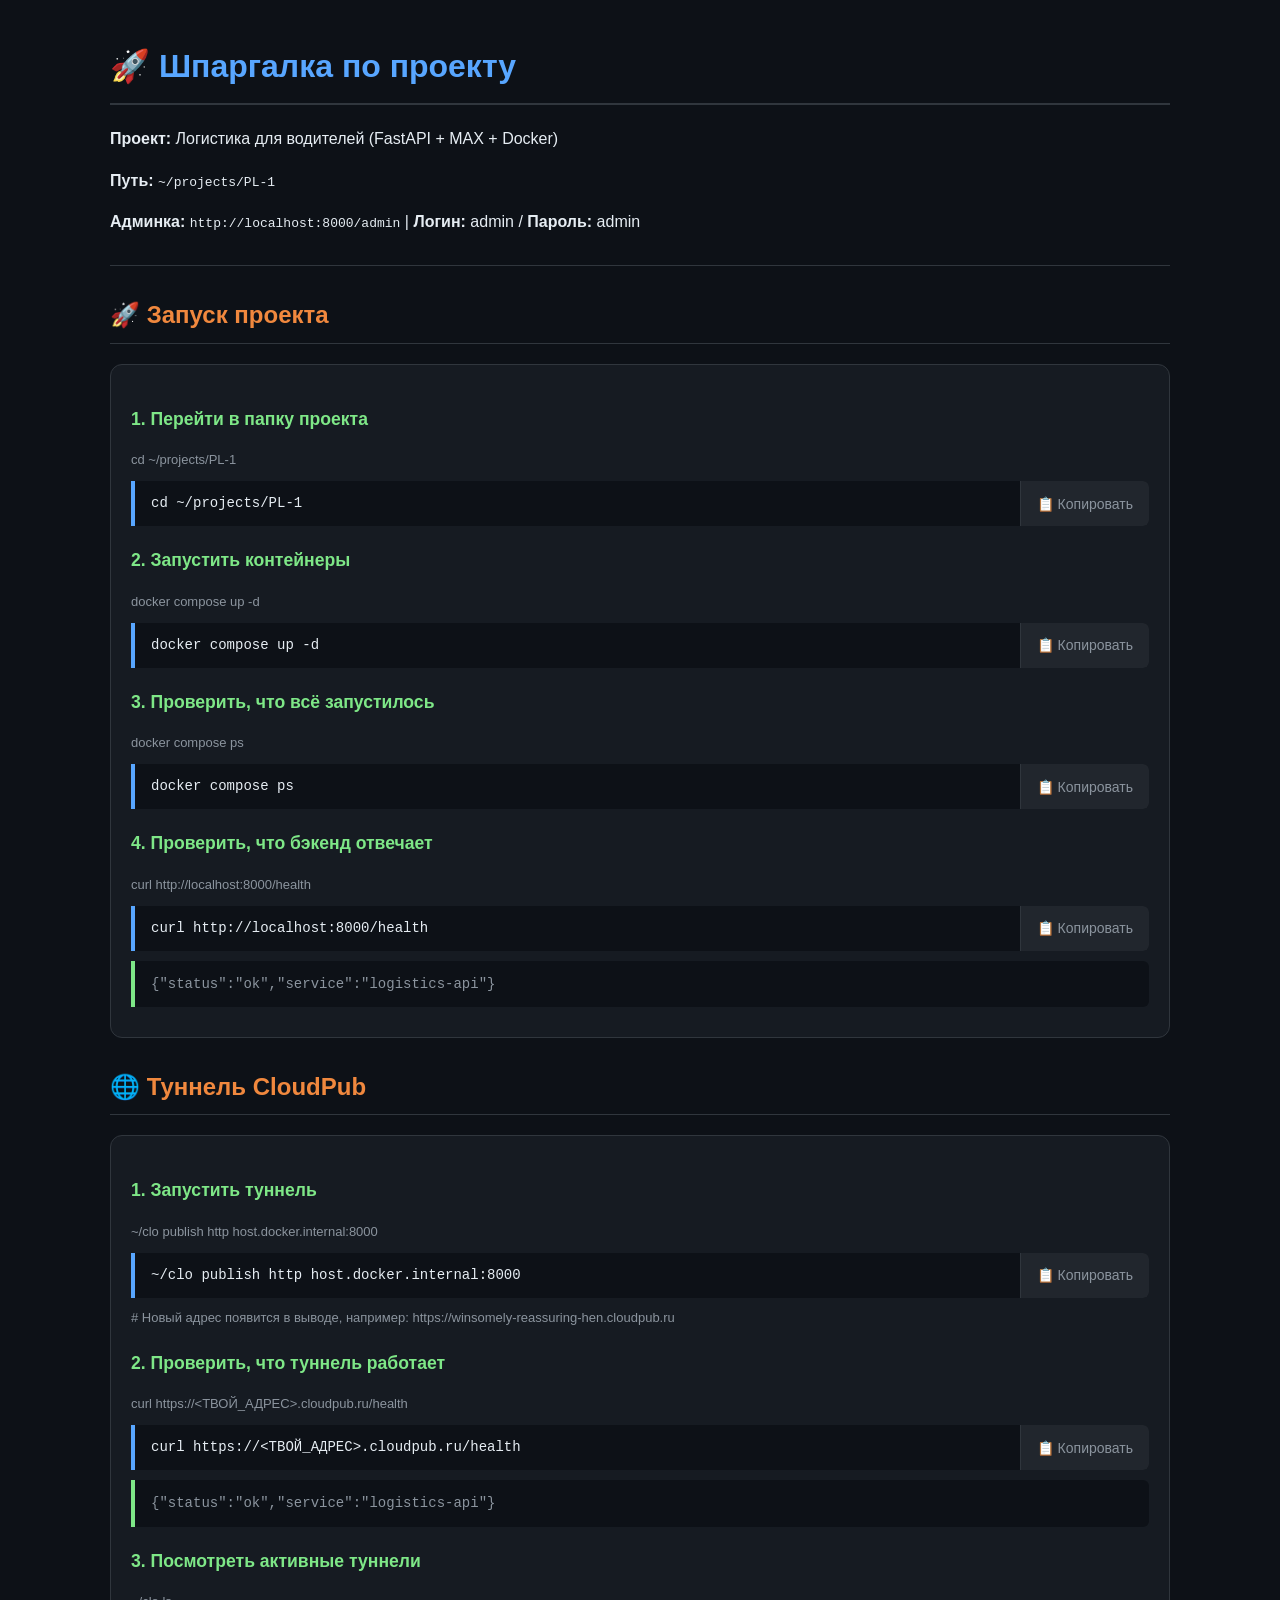
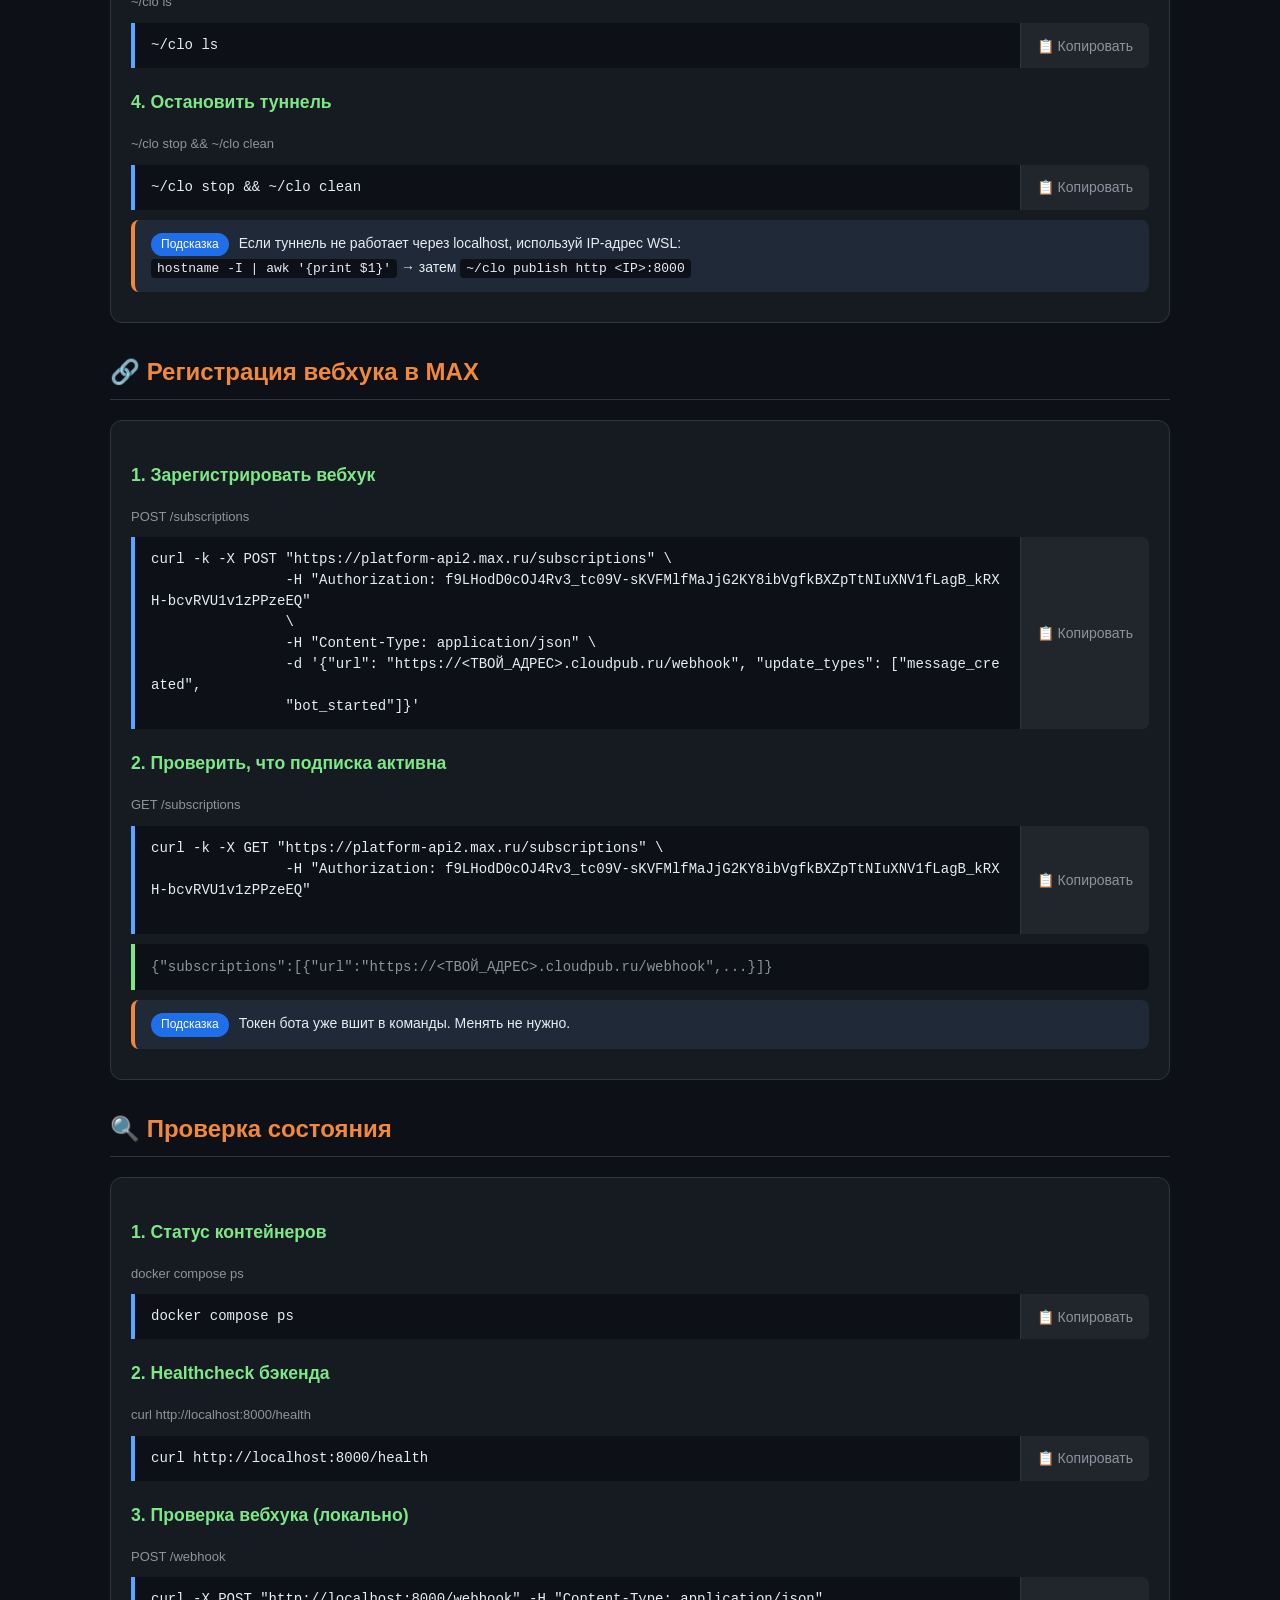
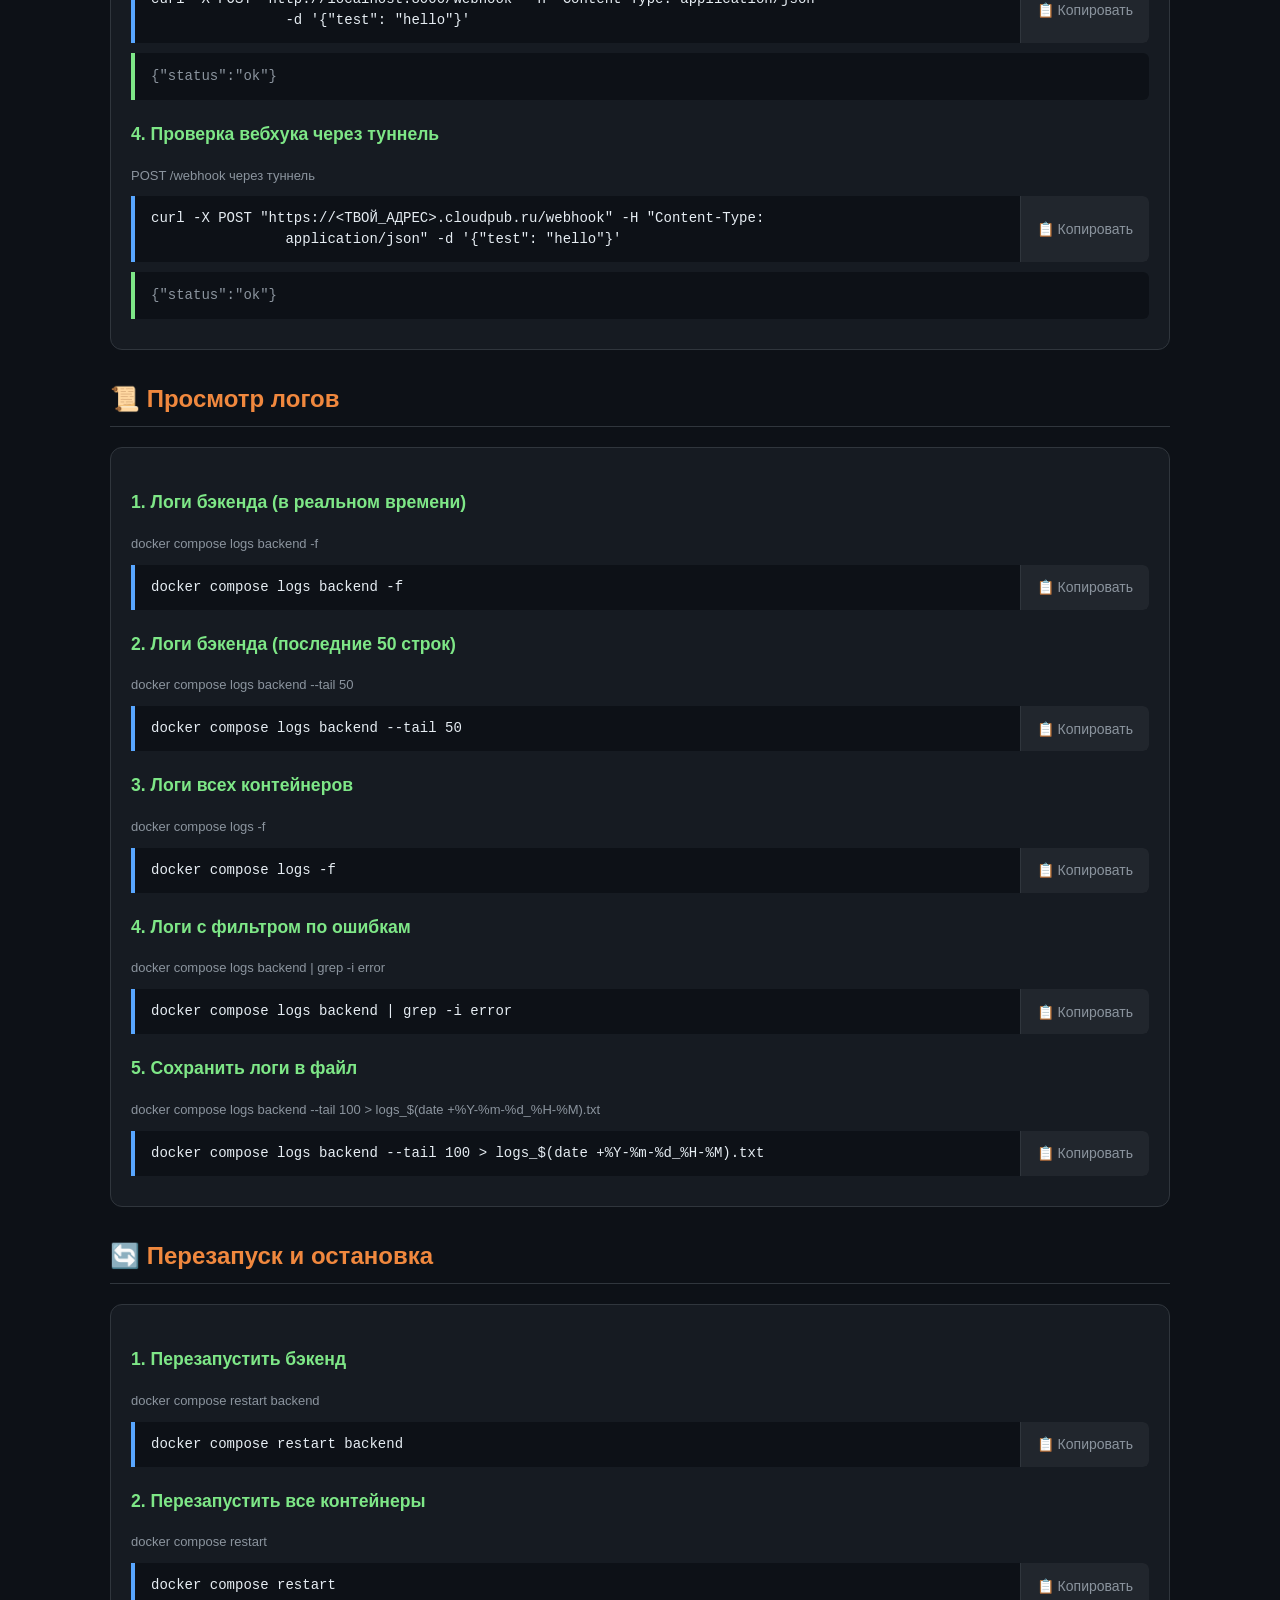
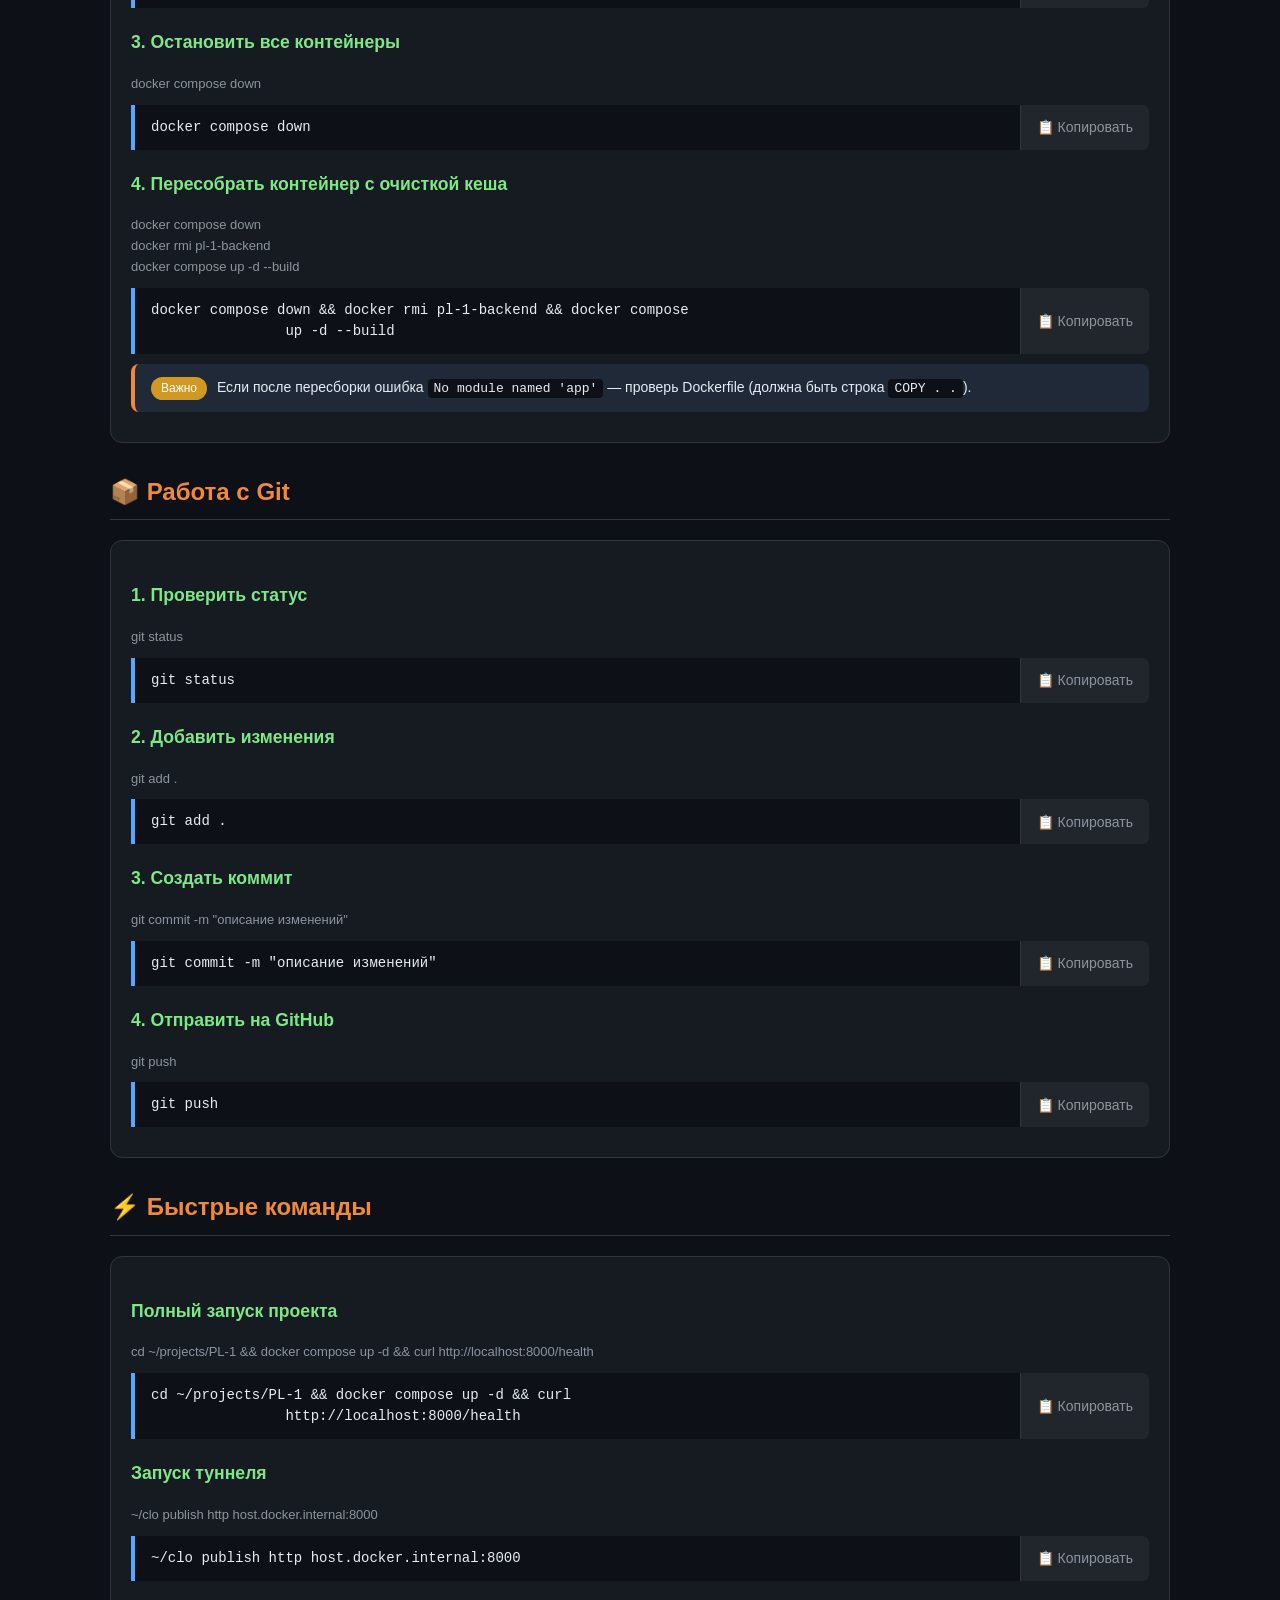
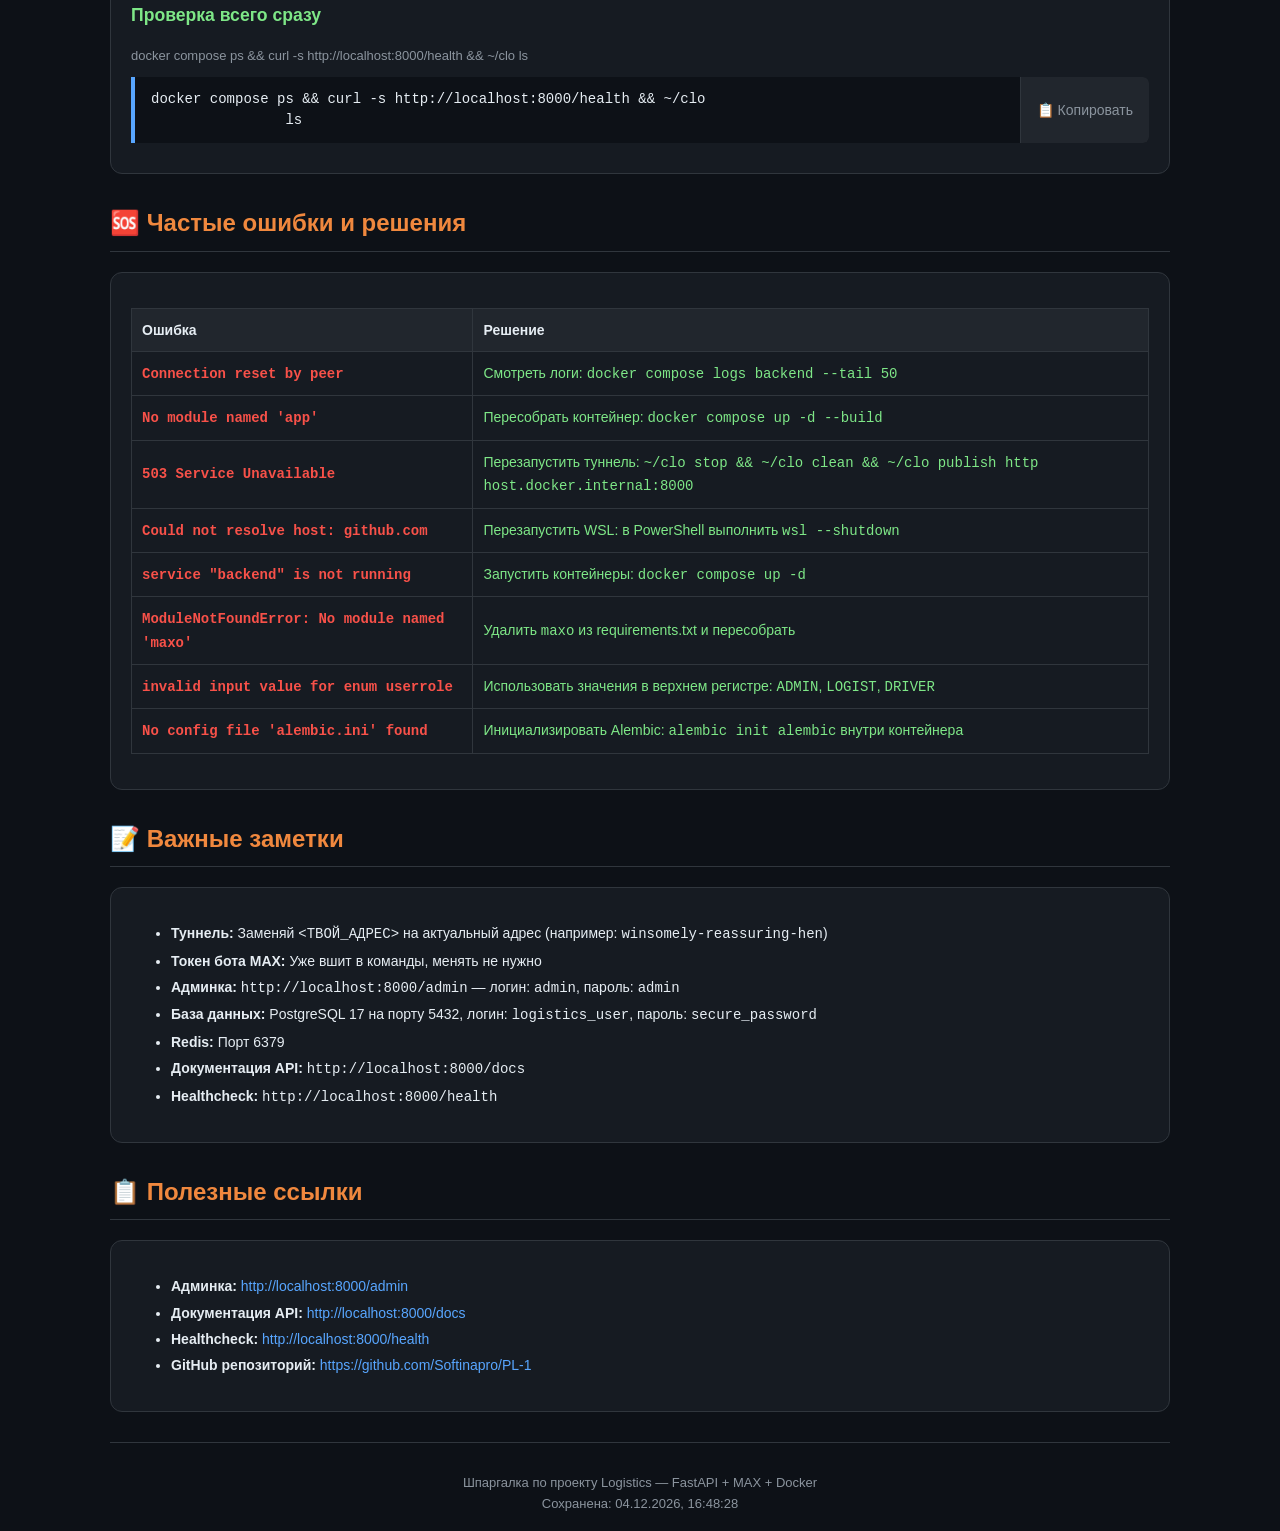
<file: HELP.HTML>
<!DOCTYPE html>
<html lang="ru">

<head>
    <meta charset="UTF-8">
    <meta name="viewport" content="width=device-width, initial-scale=1.0">
    <title>Шпаргалка по проекту Logistics</title>
    <style>
        * {
            box-sizing: border-box;
        }

        body {
            font-family: 'Segoe UI', Tahoma, Geneva, Verdana, sans-serif;
            max-width: 1100px;
            margin: 0 auto;
            padding: 20px;
            background: #0d1117;
            color: #e6edf3;
            line-height: 1.6;
        }

        h1 {
            color: #58a6ff;
            border-bottom: 2px solid #30363d;
            padding-bottom: 10px;
            font-size: 2rem;
        }

        h2 {
            color: #f0883e;
            margin-top: 30px;
            border-bottom: 1px solid #30363d;
            padding-bottom: 8px;
        }

        h3 {
            color: #7ee787;
            margin-top: 20px;
            font-size: 1.1rem;
        }

        .container {
            background: #161b22;
            border-radius: 12px;
            padding: 20px;
            margin: 15px 0;
            border: 1px solid #30363d;
        }

        .cmd-wrapper {
            display: flex;
            align-items: stretch;
            margin: 10px 0;
            border-radius: 0 6px 6px 0;
            background: #0d1117;
            border-left: 4px solid #58a6ff;
        }

        .cmd {
            flex: 1;
            padding: 12px 16px;
            font-family: 'JetBrains Mono', 'Fira Code', monospace;
            font-size: 14px;
            overflow-x: auto;
            white-space: pre-wrap;
            word-break: break-all;
            color: #e6edf3;
            background: transparent;
            border: none;
            outline: none;
            resize: none;
            line-height: 1.5;
        }

        .cmd-btn {
            background: #21262d;
            border: none;
            border-left: 1px solid #30363d;
            color: #8b949e;
            padding: 0 16px;
            cursor: pointer;
            font-size: 14px;
            border-radius: 0 6px 6px 0;
            transition: all 0.2s;
            white-space: nowrap;
            display: flex;
            align-items: center;
            min-width: 70px;
            justify-content: center;
        }

        .cmd-btn:hover {
            background: #30363d;
            color: #e6edf3;
        }

        .cmd-btn.copied {
            background: #238636;
            color: #fff;
        }

        .cmd-label {
            color: #8b949e;
            font-size: 13px;
            margin-top: 8px;
            margin-bottom: 4px;
        }

        .output {
            background: #0d1117;
            border-left: 4px solid #7ee787;
            padding: 12px 16px;
            margin: 10px 0;
            font-family: 'JetBrains Mono', monospace;
            font-size: 14px;
            border-radius: 0 6px 6px 0;
            color: #8b949e;
            overflow-x: auto;
            white-space: pre-wrap;
            word-break: break-all;
        }

        .badge {
            display: inline-block;
            background: #238636;
            color: #fff;
            padding: 2px 10px;
            border-radius: 12px;
            font-size: 12px;
            margin-right: 6px;
        }

        .badge-warn {
            background: #d29922;
        }

        .badge-danger {
            background: #da3633;
        }

        .badge-info {
            background: #1f6feb;
        }

        hr {
            border: none;
            height: 1px;
            background: #30363d;
            margin: 30px 0;
        }

        table {
            width: 100%;
            border-collapse: collapse;
            margin: 15px 0;
            font-size: 14px;
        }

        th {
            background: #21262d;
            text-align: left;
            padding: 10px;
            border: 1px solid #30363d;
            font-weight: 600;
        }

        td {
            padding: 10px;
            border: 1px solid #30363d;
        }

        .error-table td:first-child {
            color: #f85149;
            font-weight: 600;
        }

        .error-table td:last-child {
            color: #7ee787;
        }

        .note {
            background: #1f2937;
            padding: 12px 16px;
            border-radius: 8px;
            margin: 10px 0;
            border-left: 4px solid #f0883e;
            font-size: 14px;
        }

        .note code {
            background: #0d1117;
            padding: 2px 6px;
            border-radius: 4px;
            font-size: 13px;
        }

        ul,
        ol {
            font-size: 14px;
        }

        li {
            margin: 4px 0;
        }

        a {
            color: #58a6ff;
            text-decoration: none;
        }

        a:hover {
            text-decoration: underline;
        }

        @media print {
            body {
                background: white;
                color: black;
            }

            .container {
                background: #f6f8fa;
                border-color: #d0d7de;
            }

            .cmd-wrapper {
                background: #f6f8fa;
                border-left-color: #0969da;
            }

            .cmd {
                color: #24292f;
            }

            .cmd-btn {
                background: #eaeef2;
                color: #24292f;
            }

            .cmd-btn:hover {
                background: #d0d7de;
            }

            .output {
                background: #f6f8fa;
                border-left-color: #2da44e;
                color: #57606a;
            }

            .note {
                background: #fff8e6;
                border-left-color: #d29922;
            }

            h1 {
                color: #0969da;
            }

            h2 {
                color: #cf7d2e;
            }

            h3 {
                color: #1a7f37;
            }

            table th {
                background: #f0f2f5;
            }

            .cmd-btn {
                display: none;
            }
        }

        @media (max-width: 600px) {
            .cmd-wrapper {
                flex-wrap: wrap;
            }

            .cmd-btn {
                width: 100%;
                border-radius: 0 0 6px 6px;
                border-left: none;
                border-top: 1px solid #30363d;
                padding: 8px;
                min-height: 36px;
            }
        }
    </style>
</head>

<body>

    <h1>🚀 Шпаргалка по проекту</h1>
    <p><strong>Проект:</strong> Логистика для водителей (FastAPI + MAX + Docker)</p>
    <p><strong>Путь:</strong> <code>~/projects/PL-1</code></p>
    <p><strong>Админка:</strong> <code>http://localhost:8000/admin</code> | <strong>Логин:</strong> admin /
        <strong>Пароль:</strong> admin</p>

    <hr>

    <!-- ============================================================ -->
    <h2>🚀 Запуск проекта</h2>
    <div class="container">
        <h3>1. Перейти в папку проекта</h3>
        <div class="cmd-label">cd ~/projects/PL-1</div>
        <div class="cmd-wrapper">
            <div class="cmd" readonly>cd ~/projects/PL-1</div>
            <button class="cmd-btn" onclick="copyCmd(this)">📋 Копировать</button>
        </div>

        <h3>2. Запустить контейнеры</h3>
        <div class="cmd-label">docker compose up -d</div>
        <div class="cmd-wrapper">
            <div class="cmd" readonly>docker compose up -d</div>
            <button class="cmd-btn" onclick="copyCmd(this)">📋 Копировать</button>
        </div>

        <h3>3. Проверить, что всё запустилось</h3>
        <div class="cmd-label">docker compose ps</div>
        <div class="cmd-wrapper">
            <div class="cmd" readonly>docker compose ps</div>
            <button class="cmd-btn" onclick="copyCmd(this)">📋 Копировать</button>
        </div>

        <h3>4. Проверить, что бэкенд отвечает</h3>
        <div class="cmd-label">curl http://localhost:8000/health</div>
        <div class="cmd-wrapper">
            <div class="cmd" readonly>curl http://localhost:8000/health</div>
            <button class="cmd-btn" onclick="copyCmd(this)">📋 Копировать</button>
        </div>
        <div class="output">{"status":"ok","service":"logistics-api"}</div>
    </div>

    <!-- ============================================================ -->
    <h2>🌐 Туннель CloudPub</h2>
    <div class="container">
        <h3>1. Запустить туннель</h3>
        <div class="cmd-label">~/clo publish http host.docker.internal:8000</div>
        <div class="cmd-wrapper">
            <div class="cmd" readonly>~/clo publish http host.docker.internal:8000</div>
            <button class="cmd-btn" onclick="copyCmd(this)">📋 Копировать</button>
        </div>
        <div class="cmd-label" style="color:#8b949e;"># Новый адрес появится в выводе, например:
            https://winsomely-reassuring-hen.cloudpub.ru</div>

        <h3>2. Проверить, что туннель работает</h3>
        <div class="cmd-label">curl https://&lt;ТВОЙ_АДРЕС&gt;.cloudpub.ru/health</div>
        <div class="cmd-wrapper">
            <div class="cmd" readonly>curl https://&lt;ТВОЙ_АДРЕС&gt;.cloudpub.ru/health</div>
            <button class="cmd-btn" onclick="copyCmd(this)">📋 Копировать</button>
        </div>
        <div class="output">{"status":"ok","service":"logistics-api"}</div>

        <h3>3. Посмотреть активные туннели</h3>
        <div class="cmd-label">~/clo ls</div>
        <div class="cmd-wrapper">
            <div class="cmd" readonly>~/clo ls</div>
            <button class="cmd-btn" onclick="copyCmd(this)">📋 Копировать</button>
        </div>

        <h3>4. Остановить туннель</h3>
        <div class="cmd-label">~/clo stop &amp;&amp; ~/clo clean</div>
        <div class="cmd-wrapper">
            <div class="cmd" readonly>~/clo stop &amp;&amp; ~/clo clean</div>
            <button class="cmd-btn" onclick="copyCmd(this)">📋 Копировать</button>
        </div>

        <div class="note">
            <span class="badge badge-info">Подсказка</span>
            Если туннель не работает через localhost, используй IP-адрес WSL:
            <br><code>hostname -I | awk '{print $1}'</code> → затем <code>~/clo publish http &lt;IP&gt;:8000</code>
        </div>
    </div>

    <!-- ============================================================ -->
    <h2>🔗 Регистрация вебхука в MAX</h2>
    <div class="container">
        <h3>1. Зарегистрировать вебхук</h3>
        <div class="cmd-label">POST /subscriptions</div>
        <div class="cmd-wrapper">
            <div class="cmd" readonly>curl -k -X POST "https://platform-api2.max.ru/subscriptions" \
                -H "Authorization: f9LHodD0cOJ4Rv3_tc09V-sKVFMlfMaJjG2KY8ibVgfkBXZpTtNIuXNV1fLagB_kRXH-bcvRVU1v1zPPzeEQ"
                \
                -H "Content-Type: application/json" \
                -d '{"url": "https://&lt;ТВОЙ_АДРЕС&gt;.cloudpub.ru/webhook", "update_types": ["message_created",
                "bot_started"]}'</div>
            <button class="cmd-btn" onclick="copyCmd(this)">📋 Копировать</button>
        </div>

        <h3>2. Проверить, что подписка активна</h3>
        <div class="cmd-label">GET /subscriptions</div>
        <div class="cmd-wrapper">
            <div class="cmd" readonly>curl -k -X GET "https://platform-api2.max.ru/subscriptions" \
                -H "Authorization: f9LHodD0cOJ4Rv3_tc09V-sKVFMlfMaJjG2KY8ibVgfkBXZpTtNIuXNV1fLagB_kRXH-bcvRVU1v1zPPzeEQ"
            </div>
            <button class="cmd-btn" onclick="copyCmd(this)">📋 Копировать</button>
        </div>
        <div class="output">{"subscriptions":[{"url":"https://&lt;ТВОЙ_АДРЕС&gt;.cloudpub.ru/webhook",...}]}</div>

        <div class="note">
            <span class="badge badge-info">Подсказка</span>
            Токен бота уже вшит в команды. Менять не нужно.
        </div>
    </div>

    <!-- ============================================================ -->
    <h2>🔍 Проверка состояния</h2>
    <div class="container">
        <h3>1. Статус контейнеров</h3>
        <div class="cmd-label">docker compose ps</div>
        <div class="cmd-wrapper">
            <div class="cmd" readonly>docker compose ps</div>
            <button class="cmd-btn" onclick="copyCmd(this)">📋 Копировать</button>
        </div>

        <h3>2. Healthcheck бэкенда</h3>
        <div class="cmd-label">curl http://localhost:8000/health</div>
        <div class="cmd-wrapper">
            <div class="cmd" readonly>curl http://localhost:8000/health</div>
            <button class="cmd-btn" onclick="copyCmd(this)">📋 Копировать</button>
        </div>

        <h3>3. Проверка вебхука (локально)</h3>
        <div class="cmd-label">POST /webhook</div>
        <div class="cmd-wrapper">
            <div class="cmd" readonly>curl -X POST "http://localhost:8000/webhook" -H "Content-Type: application/json"
                -d '{"test": "hello"}'</div>
            <button class="cmd-btn" onclick="copyCmd(this)">📋 Копировать</button>
        </div>
        <div class="output">{"status":"ok"}</div>

        <h3>4. Проверка вебхука через туннель</h3>
        <div class="cmd-label">POST /webhook через туннель</div>
        <div class="cmd-wrapper">
            <div class="cmd" readonly>curl -X POST "https://&lt;ТВОЙ_АДРЕС&gt;.cloudpub.ru/webhook" -H "Content-Type:
                application/json" -d '{"test": "hello"}'</div>
            <button class="cmd-btn" onclick="copyCmd(this)">📋 Копировать</button>
        </div>
        <div class="output">{"status":"ok"}</div>
    </div>

    <!-- ============================================================ -->
    <h2>📜 Просмотр логов</h2>
    <div class="container">
        <h3>1. Логи бэкенда (в реальном времени)</h3>
        <div class="cmd-label">docker compose logs backend -f</div>
        <div class="cmd-wrapper">
            <div class="cmd" readonly>docker compose logs backend -f</div>
            <button class="cmd-btn" onclick="copyCmd(this)">📋 Копировать</button>
        </div>

        <h3>2. Логи бэкенда (последние 50 строк)</h3>
        <div class="cmd-label">docker compose logs backend --tail 50</div>
        <div class="cmd-wrapper">
            <div class="cmd" readonly>docker compose logs backend --tail 50</div>
            <button class="cmd-btn" onclick="copyCmd(this)">📋 Копировать</button>
        </div>

        <h3>3. Логи всех контейнеров</h3>
        <div class="cmd-label">docker compose logs -f</div>
        <div class="cmd-wrapper">
            <div class="cmd" readonly>docker compose logs -f</div>
            <button class="cmd-btn" onclick="copyCmd(this)">📋 Копировать</button>
        </div>

        <h3>4. Логи с фильтром по ошибкам</h3>
        <div class="cmd-label">docker compose logs backend | grep -i error</div>
        <div class="cmd-wrapper">
            <div class="cmd" readonly>docker compose logs backend | grep -i error</div>
            <button class="cmd-btn" onclick="copyCmd(this)">📋 Копировать</button>
        </div>

        <h3>5. Сохранить логи в файл</h3>
        <div class="cmd-label">docker compose logs backend --tail 100 &gt; logs_$(date +%Y-%m-%d_%H-%M).txt</div>
        <div class="cmd-wrapper">
            <div class="cmd" readonly>docker compose logs backend --tail 100 &gt; logs_$(date +%Y-%m-%d_%H-%M).txt</div>
            <button class="cmd-btn" onclick="copyCmd(this)">📋 Копировать</button>
        </div>
    </div>

    <!-- ============================================================ -->
    <h2>🔄 Перезапуск и остановка</h2>
    <div class="container">
        <h3>1. Перезапустить бэкенд</h3>
        <div class="cmd-label">docker compose restart backend</div>
        <div class="cmd-wrapper">
            <div class="cmd" readonly>docker compose restart backend</div>
            <button class="cmd-btn" onclick="copyCmd(this)">📋 Копировать</button>
        </div>

        <h3>2. Перезапустить все контейнеры</h3>
        <div class="cmd-label">docker compose restart</div>
        <div class="cmd-wrapper">
            <div class="cmd" readonly>docker compose restart</div>
            <button class="cmd-btn" onclick="copyCmd(this)">📋 Копировать</button>
        </div>

        <h3>3. Остановить все контейнеры</h3>
        <div class="cmd-label">docker compose down</div>
        <div class="cmd-wrapper">
            <div class="cmd" readonly>docker compose down</div>
            <button class="cmd-btn" onclick="copyCmd(this)">📋 Копировать</button>
        </div>

        <h3>4. Пересобрать контейнер с очисткой кеша</h3>
        <div class="cmd-label">docker compose down<br>docker rmi pl-1-backend<br>docker compose up -d --build</div>
        <div class="cmd-wrapper">
            <div class="cmd" readonly>docker compose down &amp;&amp; docker rmi pl-1-backend &amp;&amp; docker compose
                up -d --build</div>
            <button class="cmd-btn" onclick="copyCmd(this)">📋 Копировать</button>
        </div>

        <div class="note">
            <span class="badge badge-warn">Важно</span>
            Если после пересборки ошибка <code>No module named 'app'</code> — проверь Dockerfile (должна быть строка
            <code>COPY . .</code>).
        </div>
    </div>

    <!-- ============================================================ -->
    <h2>📦 Работа с Git</h2>
    <div class="container">
        <h3>1. Проверить статус</h3>
        <div class="cmd-label">git status</div>
        <div class="cmd-wrapper">
            <div class="cmd" readonly>git status</div>
            <button class="cmd-btn" onclick="copyCmd(this)">📋 Копировать</button>
        </div>

        <h3>2. Добавить изменения</h3>
        <div class="cmd-label">git add .</div>
        <div class="cmd-wrapper">
            <div class="cmd" readonly>git add .</div>
            <button class="cmd-btn" onclick="copyCmd(this)">📋 Копировать</button>
        </div>

        <h3>3. Создать коммит</h3>
        <div class="cmd-label">git commit -m "описание изменений"</div>
        <div class="cmd-wrapper">
            <div class="cmd" readonly>git commit -m "описание изменений"</div>
            <button class="cmd-btn" onclick="copyCmd(this)">📋 Копировать</button>
        </div>

        <h3>4. Отправить на GitHub</h3>
        <div class="cmd-label">git push</div>
        <div class="cmd-wrapper">
            <div class="cmd" readonly>git push</div>
            <button class="cmd-btn" onclick="copyCmd(this)">📋 Копировать</button>
        </div>
    </div>

    <!-- ============================================================ -->
    <h2>⚡ Быстрые команды</h2>
    <div class="container">
        <h3>Полный запуск проекта</h3>
        <div class="cmd-label">cd ~/projects/PL-1 &amp;&amp; docker compose up -d &amp;&amp; curl
            http://localhost:8000/health</div>
        <div class="cmd-wrapper">
            <div class="cmd" readonly>cd ~/projects/PL-1 &amp;&amp; docker compose up -d &amp;&amp; curl
                http://localhost:8000/health</div>
            <button class="cmd-btn" onclick="copyCmd(this)">📋 Копировать</button>
        </div>

        <h3>Запуск туннеля</h3>
        <div class="cmd-label">~/clo publish http host.docker.internal:8000</div>
        <div class="cmd-wrapper">
            <div class="cmd" readonly>~/clo publish http host.docker.internal:8000</div>
            <button class="cmd-btn" onclick="copyCmd(this)">📋 Копировать</button>
        </div>

        <h3>Проверка всего сразу</h3>
        <div class="cmd-label">docker compose ps &amp;&amp; curl -s http://localhost:8000/health &amp;&amp; ~/clo ls
        </div>
        <div class="cmd-wrapper">
            <div class="cmd" readonly>docker compose ps &amp;&amp; curl -s http://localhost:8000/health &amp;&amp; ~/clo
                ls</div>
            <button class="cmd-btn" onclick="copyCmd(this)">📋 Копировать</button>
        </div>
    </div>

    <!-- ============================================================ -->
    <h2>🆘 Частые ошибки и решения</h2>
    <div class="container">
        <table class="error-table">
            <tr>
                <th>Ошибка</th>
                <th>Решение</th>
            </tr>
            <tr>
                <td><code>Connection reset by peer</code></td>
                <td>Смотреть логи: <code>docker compose logs backend --tail 50</code></td>
            </tr>
            <tr>
                <td><code>No module named 'app'</code></td>
                <td>Пересобрать контейнер: <code>docker compose up -d --build</code></td>
            </tr>
            <tr>
                <td><code>503 Service Unavailable</code></td>
                <td>Перезапустить туннель:
                    <code>~/clo stop &amp;&amp; ~/clo clean &amp;&amp; ~/clo publish http host.docker.internal:8000</code>
                </td>
            </tr>
            <tr>
                <td><code>Could not resolve host: github.com</code></td>
                <td>Перезапустить WSL: в PowerShell выполнить <code>wsl --shutdown</code></td>
            </tr>
            <tr>
                <td><code>service "backend" is not running</code></td>
                <td>Запустить контейнеры: <code>docker compose up -d</code></td>
            </tr>
            <tr>
                <td><code>ModuleNotFoundError: No module named 'maxo'</code></td>
                <td>Удалить <code>maxo</code> из requirements.txt и пересобрать</td>
            </tr>
            <tr>
                <td><code>invalid input value for enum userrole</code></td>
                <td>Использовать значения в верхнем регистре: <code>ADMIN</code>, <code>LOGIST</code>,
                    <code>DRIVER</code></td>
            </tr>
            <tr>
                <td><code>No config file 'alembic.ini' found</code></td>
                <td>Инициализировать Alembic: <code>alembic init alembic</code> внутри контейнера</td>
            </tr>
        </table>
    </div>

    <!-- ============================================================ -->
    <h2>📝 Важные заметки</h2>
    <div class="container">
        <ul>
            <li><strong>Туннель:</strong> Заменяй <code>&lt;ТВОЙ_АДРЕС&gt;</code> на актуальный адрес (например:
                <code>winsomely-reassuring-hen</code>)</li>
            <li><strong>Токен бота MAX:</strong> Уже вшит в команды, менять не нужно</li>
            <li><strong>Админка:</strong> <code>http://localhost:8000/admin</code> — логин: <code>admin</code>, пароль:
                <code>admin</code></li>
            <li><strong>База данных:</strong> PostgreSQL 17 на порту 5432, логин: <code>logistics_user</code>, пароль:
                <code>secure_password</code></li>
            <li><strong>Redis:</strong> Порт 6379</li>
            <li><strong>Документация API:</strong> <code>http://localhost:8000/docs</code></li>
            <li><strong>Healthcheck:</strong> <code>http://localhost:8000/health</code></li>
        </ul>
    </div>

    <!-- ============================================================ -->
    <h2>📋 Полезные ссылки</h2>
    <div class="container">
        <ul>
            <li><strong>Админка:</strong> <a href="http://localhost:8000/admin"
                    style="color: #58a6ff;">http://localhost:8000/admin</a></li>
            <li><strong>Документация API:</strong> <a href="http://localhost:8000/docs"
                    style="color: #58a6ff;">http://localhost:8000/docs</a></li>
            <li><strong>Healthcheck:</strong> <a href="http://localhost:8000/health"
                    style="color: #58a6ff;">http://localhost:8000/health</a></li>
            <li><strong>GitHub репозиторий:</strong> <a href="https://github.com/Softinapro/PL-1"
                    style="color: #58a6ff;">https://github.com/Softinapro/PL-1</a></li>
        </ul>
    </div>

    <hr>
    <p style="color: #8b949e; text-align: center; font-size: 13px;">
        Шпаргалка по проекту Logistics — FastAPI + MAX + Docker<br>
        Сохранена: <span id="date"></span>
    </p>

    <script>
        // Устанавливаем дату
        document.getElementById('date').textContent = new Date().toLocaleString('ru-RU');

        // Функция копирования с обратной связью
        function copyCmd(btn) {
            const wrapper = btn.closest('.cmd-wrapper');
            const cmdElement = wrapper.querySelector('.cmd');
            const text = cmdElement.textContent.trim();

            if (navigator.clipboard && navigator.clipboard.writeText) {
                navigator.clipboard.writeText(text).then(() => {
                    btn.textContent = '✅ Скопировано';
                    btn.classList.add('copied');
                    setTimeout(() => {
                        btn.textContent = '📋 Копировать';
                        btn.classList.remove('copied');
                    }, 2000);
                }).catch(() => {
                    fallbackCopy(text, btn);
                });
            } else {
                fallbackCopy(text, btn);
            }
        }

        function fallbackCopy(text, btn) {
            const textarea = document.createElement('textarea');
            textarea.value = text;
            textarea.style.position = 'fixed';
            textarea.style.opacity = '0';
            document.body.appendChild(textarea);
            textarea.select();
            try {
                document.execCommand('copy');
                btn.textContent = '✅ Скопировано';
                btn.classList.add('copied');
                setTimeout(() => {
                    btn.textContent = '📋 Копировать';
                    btn.classList.remove('copied');
                }, 2000);
            } catch (e) {
                alert('Не удалось скопировать. Выделите команду вручную.');
            }
            document.body.removeChild(textarea);
        }
    </script>

</body>

</html>
</file>
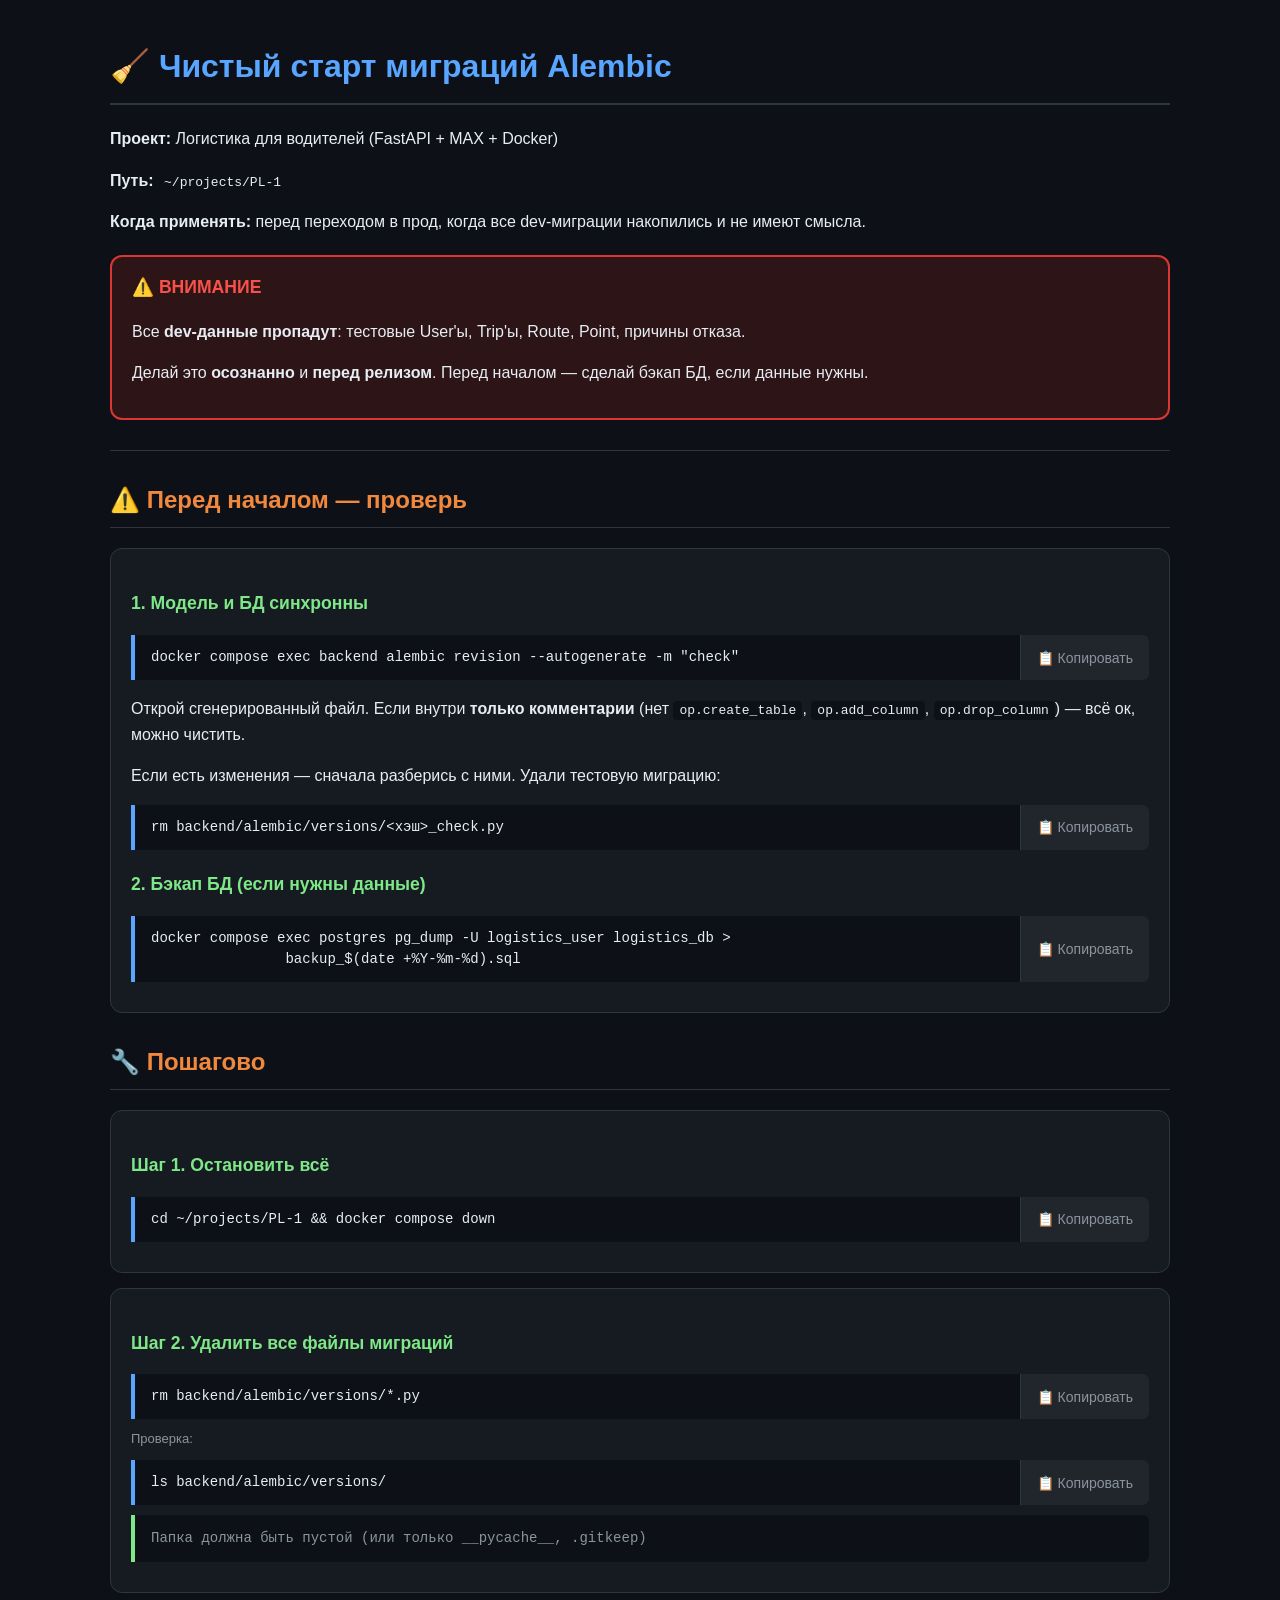
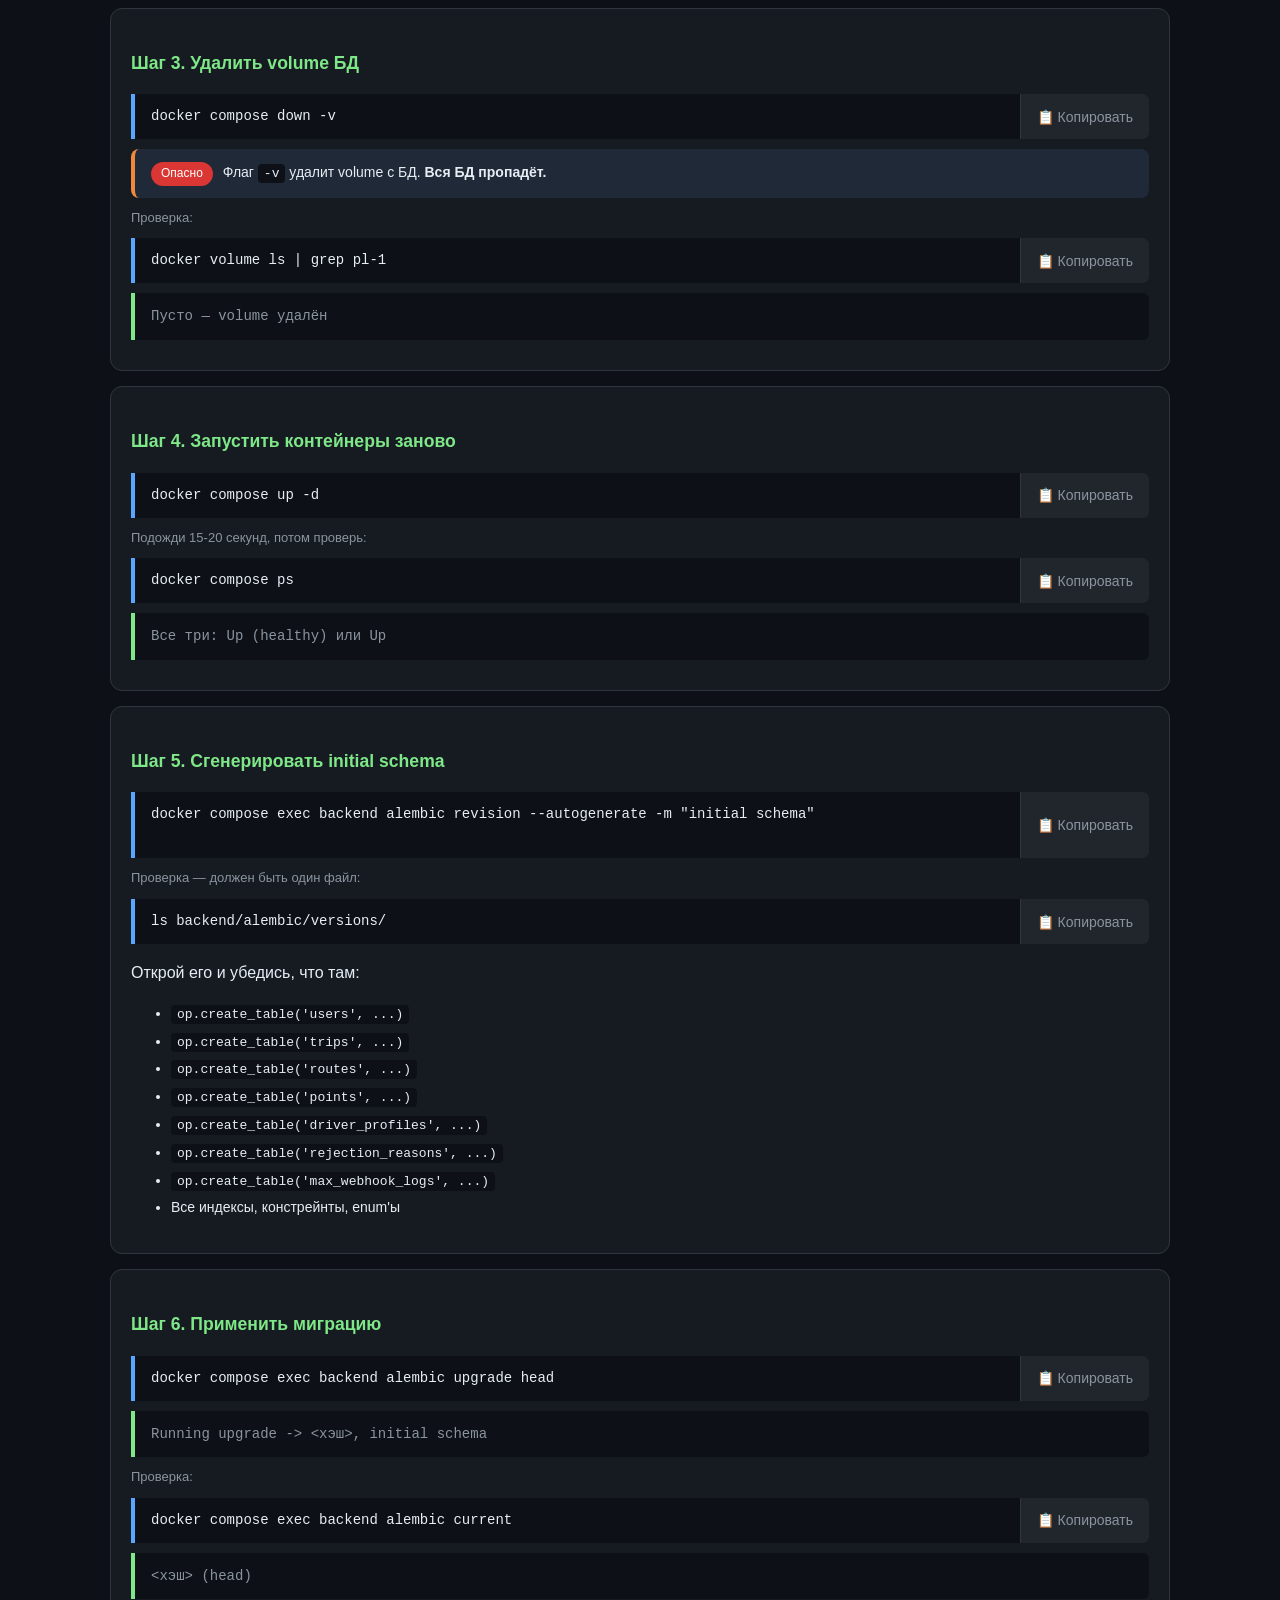
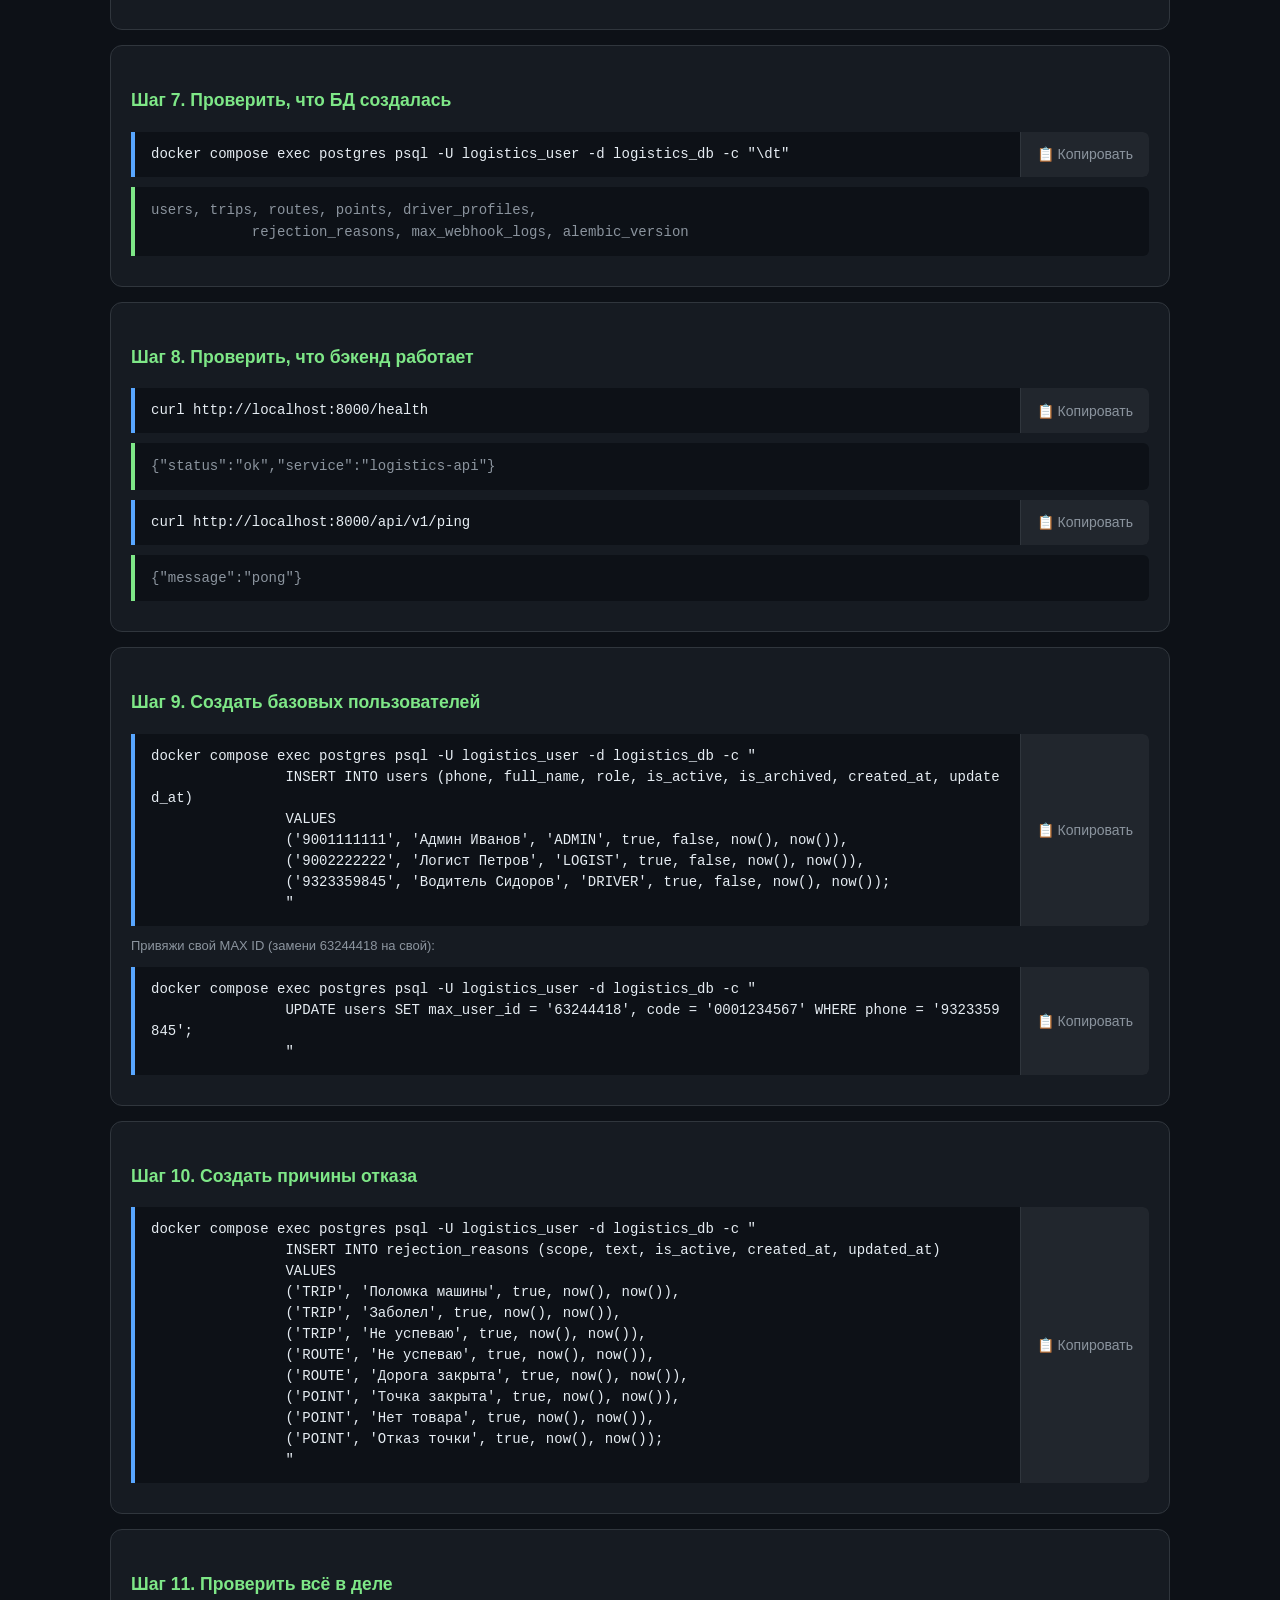
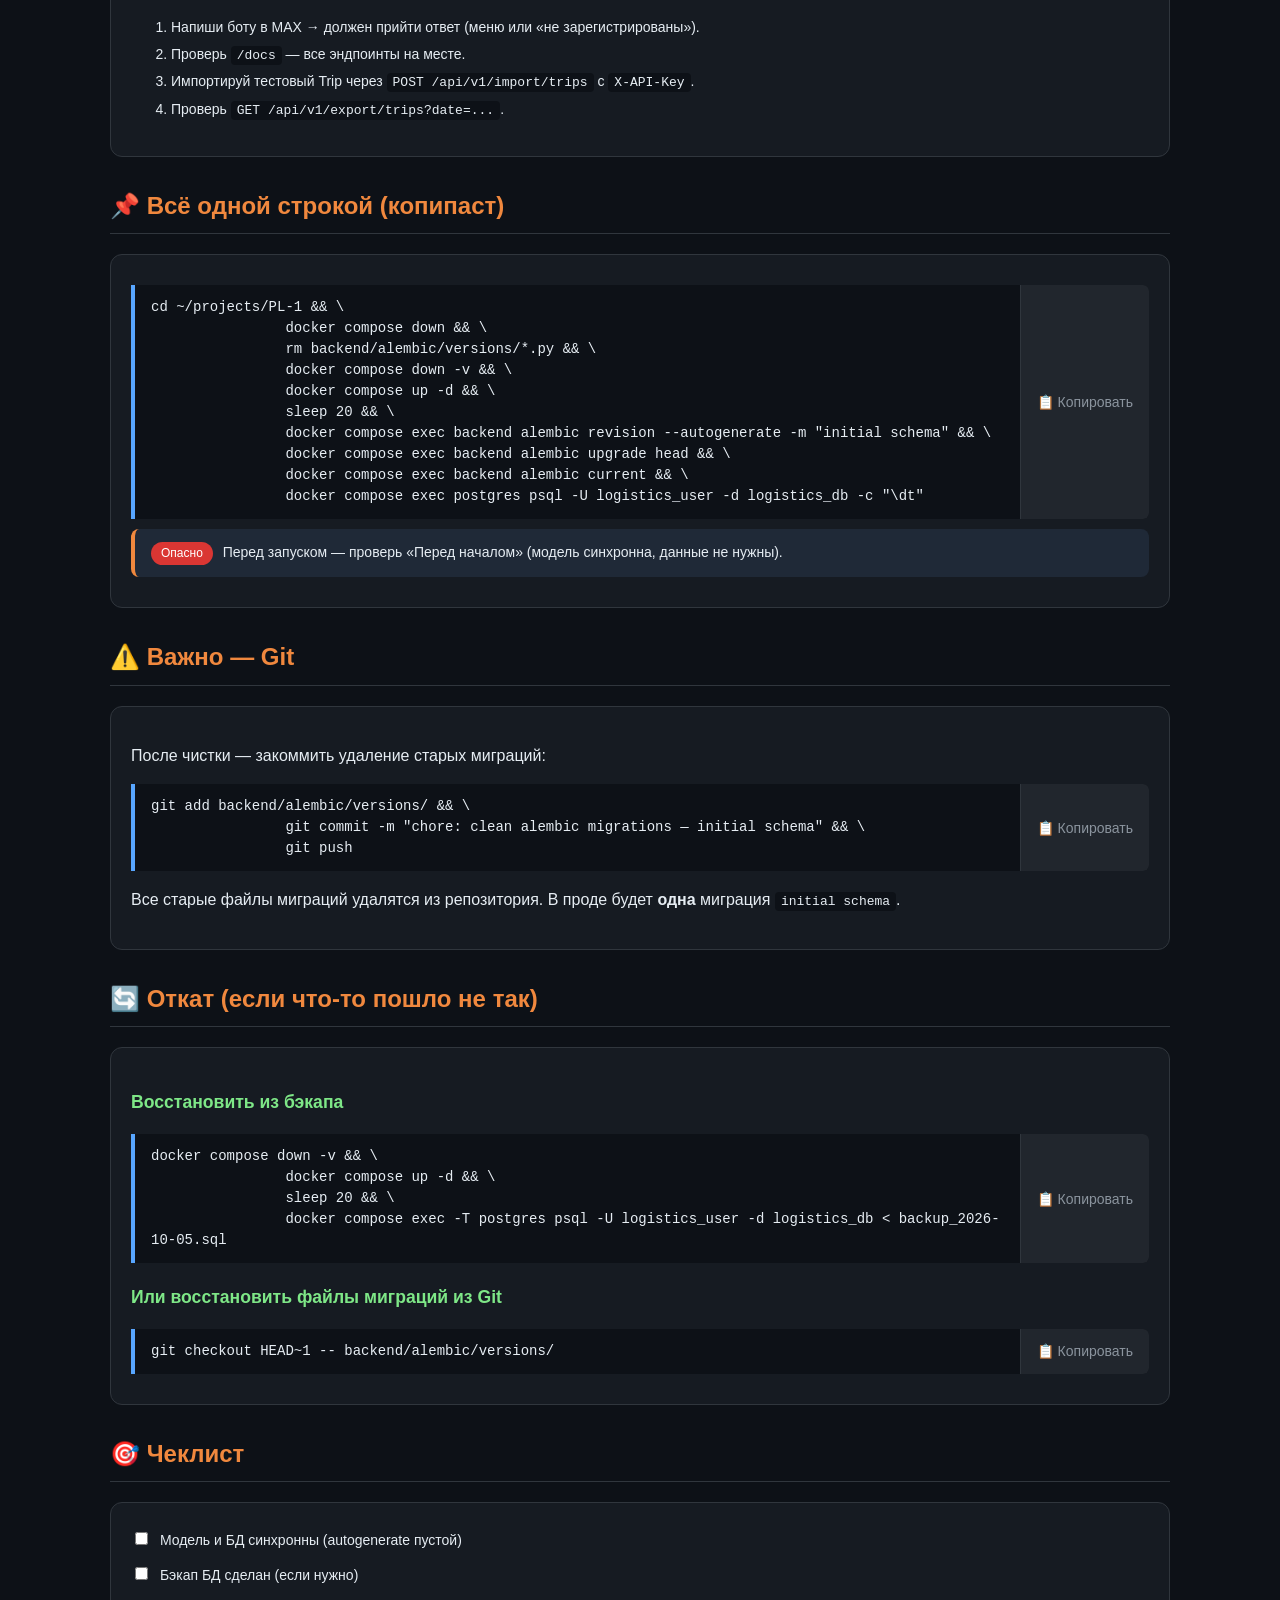
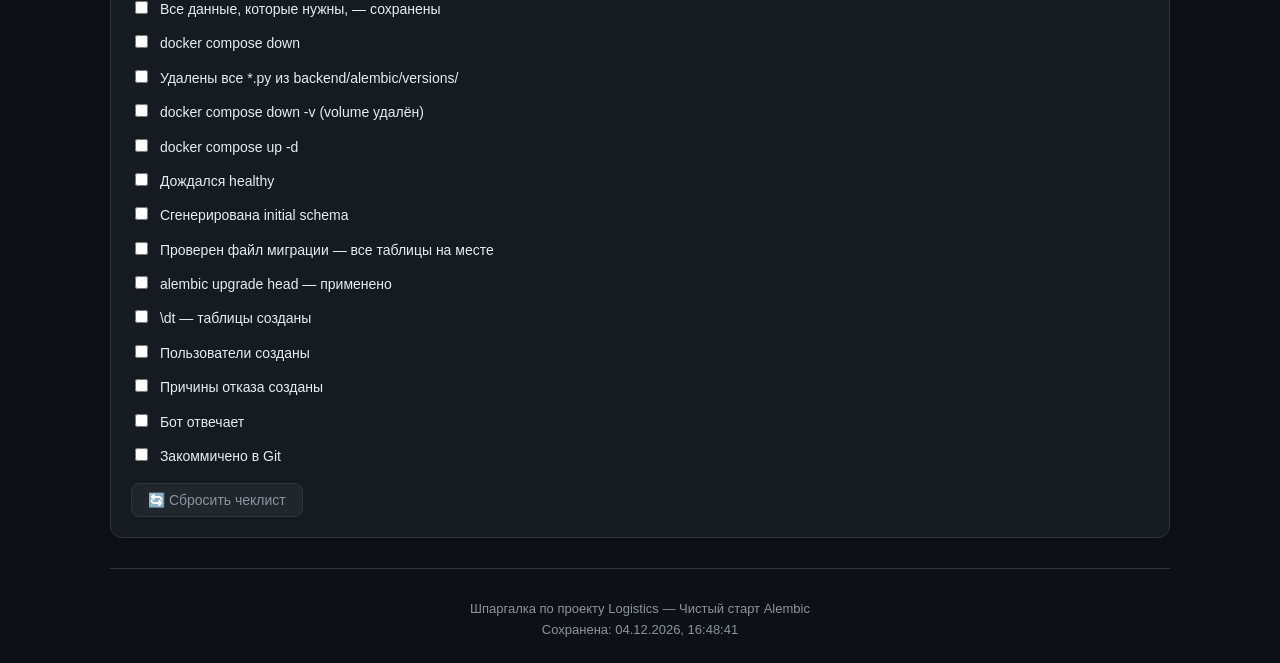
<file: docs/ВЫЖИМКА-ЧИСТЫЙ-СТАРТ.html>
<!DOCTYPE html>
<html lang="ru">

<head>
    <meta charset="UTF-8">
    <meta name="viewport" content="width=device-width, initial-scale=1.0">
    <title>Шпаргалка: Чистый старт Alembic</title>
    <style>
        * {
            box-sizing: border-box;
        }

        body {
            font-family: 'Segoe UI', Tahoma, Geneva, Verdana, sans-serif;
            max-width: 1100px;
            margin: 0 auto;
            padding: 20px;
            background: #0d1117;
            color: #e6edf3;
            line-height: 1.6;
        }

        h1 {
            color: #58a6ff;
            border-bottom: 2px solid #30363d;
            padding-bottom: 10px;
            font-size: 2rem;
        }

        h2 {
            color: #f0883e;
            margin-top: 30px;
            border-bottom: 1px solid #30363d;
            padding-bottom: 8px;
        }

        h3 {
            color: #7ee787;
            margin-top: 20px;
            font-size: 1.1rem;
        }

        .container {
            background: #161b22;
            border-radius: 12px;
            padding: 20px;
            margin: 15px 0;
            border: 1px solid #30363d;
        }

        .danger-box {
            background: #2d1517;
            border: 2px solid #da3633;
            border-radius: 12px;
            padding: 16px 20px;
            margin: 20px 0;
        }

        .danger-box h3 {
            color: #f85149;
            margin-top: 0;
        }

        .cmd-wrapper {
            display: flex;
            align-items: stretch;
            margin: 10px 0;
            border-radius: 0 6px 6px 0;
            background: #0d1117;
            border-left: 4px solid #58a6ff;
        }

        .cmd {
            flex: 1;
            padding: 12px 16px;
            font-family: 'JetBrains Mono', 'Fira Code', monospace;
            font-size: 14px;
            overflow-x: auto;
            white-space: pre-wrap;
            word-break: break-all;
            color: #e6edf3;
            background: transparent;
            border: none;
            outline: none;
            resize: none;
            line-height: 1.5;
        }

        .cmd-btn {
            background: #21262d;
            border: none;
            border-left: 1px solid #30363d;
            color: #8b949e;
            padding: 0 16px;
            cursor: pointer;
            font-size: 14px;
            border-radius: 0 6px 6px 0;
            transition: all 0.2s;
            white-space: nowrap;
            display: flex;
            align-items: center;
            min-width: 70px;
            justify-content: center;
        }

        .cmd-btn:hover {
            background: #30363d;
            color: #e6edf3;
        }

        .cmd-btn.copied {
            background: #238636;
            color: #fff;
        }

        .cmd-btn.error {
            background: #da3633;
            color: #fff;
        }

        .cmd-label {
            color: #8b949e;
            font-size: 13px;
            margin-top: 8px;
            margin-bottom: 4px;
        }

        .output {
            background: #0d1117;
            border-left: 4px solid #7ee787;
            padding: 12px 16px;
            margin: 10px 0;
            font-family: 'JetBrains Mono', monospace;
            font-size: 14px;
            border-radius: 0 6px 6px 0;
            color: #8b949e;
            overflow-x: auto;
            white-space: pre-wrap;
            word-break: break-all;
        }

        .badge {
            display: inline-block;
            background: #238636;
            color: #fff;
            padding: 2px 10px;
            border-radius: 12px;
            font-size: 12px;
            margin-right: 6px;
        }

        .badge-warn {
            background: #d29922;
        }

        .badge-danger {
            background: #da3633;
        }

        .badge-info {
            background: #1f6feb;
        }

        hr {
            border: none;
            height: 1px;
            background: #30363d;
            margin: 30px 0;
        }

        .note {
            background: #1f2937;
            padding: 12px 16px;
            border-radius: 8px;
            margin: 10px 0;
            border-left: 4px solid #f0883e;
            font-size: 14px;
        }

        .note code {
            background: #0d1117;
            padding: 2px 6px;
            border-radius: 4px;
            font-size: 13px;
        }

        ul,
        ol {
            font-size: 14px;
        }

        li {
            margin: 4px 0;
        }

        code {
            background: #0d1117;
            padding: 2px 6px;
            border-radius: 4px;
            font-size: 13px;
            font-family: 'JetBrains Mono', monospace;
        }

        .checklist label {
            display: block;
            padding: 6px 0;
            cursor: pointer;
            font-size: 14px;
        }

        .checklist input {
            margin-right: 8px;
        }

        @media (max-width: 600px) {
            .cmd-wrapper {
                flex-wrap: wrap;
            }

            .cmd-btn {
                width: 100%;
                border-radius: 0 0 6px 6px;
                border-left: none;
                border-top: 1px solid #30363d;
                padding: 8px;
                min-height: 36px;
            }
        }
    </style>
</head>

<body>

    <h1>🧹 Чистый старт миграций Alembic</h1>
    <p><strong>Проект:</strong> Логистика для водителей (FastAPI + MAX + Docker)</p>
    <p><strong>Путь:</strong> <code>~/projects/PL-1</code></p>
    <p><strong>Когда применять:</strong> перед переходом в прод, когда все dev-миграции накопились и не имеют смысла.
    </p>

    <div class="danger-box">
        <h3>⚠️ ВНИМАНИЕ</h3>
        <p>Все <strong>dev-данные пропадут</strong>: тестовые User'ы, Trip'ы, Route, Point, причины отказа.</p>
        <p>Делай это <strong>осознанно</strong> и <strong>перед релизом</strong>. Перед началом — сделай бэкап БД, если
            данные нужны.</p>
    </div>

    <hr>

    <!-- ============================================================ -->
    <h2>⚠️ Перед началом — проверь</h2>
    <div class="container">
        <h3>1. Модель и БД синхронны</h3>
        <div class="cmd-wrapper">
            <div class="cmd" readonly>docker compose exec backend alembic revision --autogenerate -m "check"</div>
            <button class="cmd-btn" onclick="copyCmd(this)">📋 Копировать</button>
        </div>
        <p>Открой сгенерированный файл. Если внутри <strong>только комментарии</strong> (нет
            <code>op.create_table</code>, <code>op.add_column</code>, <code>op.drop_column</code>) — всё ок, можно
            чистить.</p>
        <p>Если есть изменения — сначала разберись с ними. Удали тестовую миграцию:</p>
        <div class="cmd-wrapper">
            <div class="cmd" readonly>rm backend/alembic/versions/<хэш>_check.py</div>
            <button class="cmd-btn" onclick="copyCmd(this)">📋 Копировать</button>
        </div>

        <h3>2. Бэкап БД (если нужны данные)</h3>
        <div class="cmd-wrapper">
            <div class="cmd" readonly>docker compose exec postgres pg_dump -U logistics_user logistics_db >
                backup_$(date +%Y-%m-%d).sql</div>
            <button class="cmd-btn" onclick="copyCmd(this)">📋 Копировать</button>
        </div>
    </div>

    <!-- ============================================================ -->
    <h2>🔧 Пошагово</h2>

    <div class="container">
        <h3>Шаг 1. Остановить всё</h3>
        <div class="cmd-wrapper">
            <div class="cmd" readonly>cd ~/projects/PL-1 && docker compose down</div>
            <button class="cmd-btn" onclick="copyCmd(this)">📋 Копировать</button>
        </div>
    </div>

    <div class="container">
        <h3>Шаг 2. Удалить все файлы миграций</h3>
        <div class="cmd-wrapper">
            <div class="cmd" readonly>rm backend/alembic/versions/*.py</div>
            <button class="cmd-btn" onclick="copyCmd(this)">📋 Копировать</button>
        </div>
        <div class="cmd-label">Проверка:</div>
        <div class="cmd-wrapper">
            <div class="cmd" readonly>ls backend/alembic/versions/</div>
            <button class="cmd-btn" onclick="copyCmd(this)">📋 Копировать</button>
        </div>
        <div class="output">Папка должна быть пустой (или только __pycache__, .gitkeep)</div>
    </div>

    <div class="container">
        <h3>Шаг 3. Удалить volume БД</h3>
        <div class="cmd-wrapper">
            <div class="cmd" readonly>docker compose down -v</div>
            <button class="cmd-btn" onclick="copyCmd(this)">📋 Копировать</button>
        </div>
        <div class="note">
            <span class="badge badge-danger">Опасно</span>
            Флаг <code>-v</code> удалит volume с БД. <strong>Вся БД пропадёт.</strong>
        </div>
        <div class="cmd-label">Проверка:</div>
        <div class="cmd-wrapper">
            <div class="cmd" readonly>docker volume ls | grep pl-1</div>
            <button class="cmd-btn" onclick="copyCmd(this)">📋 Копировать</button>
        </div>
        <div class="output">Пусто — volume удалён</div>
    </div>

    <div class="container">
        <h3>Шаг 4. Запустить контейнеры заново</h3>
        <div class="cmd-wrapper">
            <div class="cmd" readonly>docker compose up -d</div>
            <button class="cmd-btn" onclick="copyCmd(this)">📋 Копировать</button>
        </div>
        <div class="cmd-label">Подожди 15-20 секунд, потом проверь:</div>
        <div class="cmd-wrapper">
            <div class="cmd" readonly>docker compose ps</div>
            <button class="cmd-btn" onclick="copyCmd(this)">📋 Копировать</button>
        </div>
        <div class="output">Все три: Up (healthy) или Up</div>
    </div>

    <div class="container">
        <h3>Шаг 5. Сгенерировать initial schema</h3>
        <div class="cmd-wrapper">
            <div class="cmd" readonly>docker compose exec backend alembic revision --autogenerate -m "initial schema"
            </div>
            <button class="cmd-btn" onclick="copyCmd(this)">📋 Копировать</button>
        </div>
        <div class="cmd-label">Проверка — должен быть один файл:</div>
        <div class="cmd-wrapper">
            <div class="cmd" readonly>ls backend/alembic/versions/</div>
            <button class="cmd-btn" onclick="copyCmd(this)">📋 Копировать</button>
        </div>
        <p>Открой его и убедись, что там:</p>
        <ul>
            <li><code>op.create_table('users', ...)</code></li>
            <li><code>op.create_table('trips', ...)</code></li>
            <li><code>op.create_table('routes', ...)</code></li>
            <li><code>op.create_table('points', ...)</code></li>
            <li><code>op.create_table('driver_profiles', ...)</code></li>
            <li><code>op.create_table('rejection_reasons', ...)</code></li>
            <li><code>op.create_table('max_webhook_logs', ...)</code></li>
            <li>Все индексы, констрейнты, enum'ы</li>
        </ul>
    </div>

    <div class="container">
        <h3>Шаг 6. Применить миграцию</h3>
        <div class="cmd-wrapper">
            <div class="cmd" readonly>docker compose exec backend alembic upgrade head</div>
            <button class="cmd-btn" onclick="copyCmd(this)">📋 Копировать</button>
        </div>
        <div class="output">Running upgrade -> &lt;хэш&gt;, initial schema</div>
        <div class="cmd-label">Проверка:</div>
        <div class="cmd-wrapper">
            <div class="cmd" readonly>docker compose exec backend alembic current</div>
            <button class="cmd-btn" onclick="copyCmd(this)">📋 Копировать</button>
        </div>
        <div class="output">&lt;хэш&gt; (head)</div>
    </div>

    <div class="container">
        <h3>Шаг 7. Проверить, что БД создалась</h3>
        <div class="cmd-wrapper">
            <div class="cmd" readonly>docker compose exec postgres psql -U logistics_user -d logistics_db -c "\dt"</div>
            <button class="cmd-btn" onclick="copyCmd(this)">📋 Копировать</button>
        </div>
        <div class="output">users, trips, routes, points, driver_profiles,
            rejection_reasons, max_webhook_logs, alembic_version</div>
    </div>

    <div class="container">
        <h3>Шаг 8. Проверить, что бэкенд работает</h3>
        <div class="cmd-wrapper">
            <div class="cmd" readonly>curl http://localhost:8000/health</div>
            <button class="cmd-btn" onclick="copyCmd(this)">📋 Копировать</button>
        </div>
        <div class="output">{"status":"ok","service":"logistics-api"}</div>
        <div class="cmd-wrapper">
            <div class="cmd" readonly>curl http://localhost:8000/api/v1/ping</div>
            <button class="cmd-btn" onclick="copyCmd(this)">📋 Копировать</button>
        </div>
        <div class="output">{"message":"pong"}</div>
    </div>

    <div class="container">
        <h3>Шаг 9. Создать базовых пользователей</h3>
        <div class="cmd-wrapper">
            <div class="cmd" readonly>docker compose exec postgres psql -U logistics_user -d logistics_db -c "
                INSERT INTO users (phone, full_name, role, is_active, is_archived, created_at, updated_at)
                VALUES
                ('9001111111', 'Админ Иванов', 'ADMIN', true, false, now(), now()),
                ('9002222222', 'Логист Петров', 'LOGIST', true, false, now(), now()),
                ('9323359845', 'Водитель Сидоров', 'DRIVER', true, false, now(), now());
                "</div>
            <button class="cmd-btn" onclick="copyCmd(this)">📋 Копировать</button>
        </div>
        <div class="cmd-label">Привяжи свой MAX ID (замени 63244418 на свой):</div>
        <div class="cmd-wrapper">
            <div class="cmd" readonly>docker compose exec postgres psql -U logistics_user -d logistics_db -c "
                UPDATE users SET max_user_id = '63244418', code = '0001234567' WHERE phone = '9323359845';
                "</div>
            <button class="cmd-btn" onclick="copyCmd(this)">📋 Копировать</button>
        </div>
    </div>

    <div class="container">
        <h3>Шаг 10. Создать причины отказа</h3>
        <div class="cmd-wrapper">
            <div class="cmd" readonly>docker compose exec postgres psql -U logistics_user -d logistics_db -c "
                INSERT INTO rejection_reasons (scope, text, is_active, created_at, updated_at)
                VALUES
                ('TRIP', 'Поломка машины', true, now(), now()),
                ('TRIP', 'Заболел', true, now(), now()),
                ('TRIP', 'Не успеваю', true, now(), now()),
                ('ROUTE', 'Не успеваю', true, now(), now()),
                ('ROUTE', 'Дорога закрыта', true, now(), now()),
                ('POINT', 'Точка закрыта', true, now(), now()),
                ('POINT', 'Нет товара', true, now(), now()),
                ('POINT', 'Отказ точки', true, now(), now());
                "</div>
            <button class="cmd-btn" onclick="copyCmd(this)">📋 Копировать</button>
        </div>
    </div>

    <div class="container">
        <h3>Шаг 11. Проверить всё в деле</h3>
        <ol>
            <li>Напиши боту в MAX → должен прийти ответ (меню или «не зарегистрированы»).</li>
            <li>Проверь <code>/docs</code> — все эндпоинты на месте.</li>
            <li>Импортируй тестовый Trip через <code>POST /api/v1/import/trips</code> с <code>X-API-Key</code>.</li>
            <li>Проверь <code>GET /api/v1/export/trips?date=...</code>.</li>
        </ol>
    </div>

    <!-- ============================================================ -->
    <h2>📌 Всё одной строкой (копипаст)</h2>
    <div class="container">
        <div class="cmd-wrapper">
            <div class="cmd" readonly>cd ~/projects/PL-1 && \
                docker compose down && \
                rm backend/alembic/versions/*.py && \
                docker compose down -v && \
                docker compose up -d && \
                sleep 20 && \
                docker compose exec backend alembic revision --autogenerate -m "initial schema" && \
                docker compose exec backend alembic upgrade head && \
                docker compose exec backend alembic current && \
                docker compose exec postgres psql -U logistics_user -d logistics_db -c "\dt"</div>
            <button class="cmd-btn" onclick="copyCmd(this)">📋 Копировать</button>
        </div>
        <div class="note">
            <span class="badge badge-danger">Опасно</span>
            Перед запуском — проверь «Перед началом» (модель синхронна, данные не нужны).
        </div>
    </div>

    <!-- ============================================================ -->
    <h2>⚠️ Важно — Git</h2>
    <div class="container">
        <p>После чистки — закоммить удаление старых миграций:</p>
        <div class="cmd-wrapper">
            <div class="cmd" readonly>git add backend/alembic/versions/ && \
                git commit -m "chore: clean alembic migrations — initial schema" && \
                git push</div>
            <button class="cmd-btn" onclick="copyCmd(this)">📋 Копировать</button>
        </div>
        <p>Все старые файлы миграций удалятся из репозитория. В проде будет <strong>одна</strong> миграция
            <code>initial schema</code>.</p>
    </div>

    <!-- ============================================================ -->
    <h2>🔄 Откат (если что-то пошло не так)</h2>
    <div class="container">
        <h3>Восстановить из бэкапа</h3>
        <div class="cmd-wrapper">
            <div class="cmd" readonly>docker compose down -v && \
                docker compose up -d && \
                sleep 20 && \
                docker compose exec -T postgres psql -U logistics_user -d logistics_db < backup_2026-10-05.sql</div>
                    <button class="cmd-btn" onclick="copyCmd(this)">📋 Копировать</button>
            </div>

            <h3>Или восстановить файлы миграций из Git</h3>
            <div class="cmd-wrapper">
                <div class="cmd" readonly>git checkout HEAD~1 -- backend/alembic/versions/</div>
                <button class="cmd-btn" onclick="copyCmd(this)">📋 Копировать</button>
            </div>
        </div>

        <!-- ============================================================ -->
        <h2>🎯 Чеклист</h2>
        <div class="container checklist">
            <label><input type="checkbox" data-key="chk1"> Модель и БД синхронны (autogenerate пустой)</label>
            <label><input type="checkbox" data-key="chk2"> Бэкап БД сделан (если нужно)</label>
            <label><input type="checkbox" data-key="chk3"> Все данные, которые нужны, — сохранены</label>
            <label><input type="checkbox" data-key="chk4"> docker compose down</label>
            <label><input type="checkbox" data-key="chk5"> Удалены все *.py из backend/alembic/versions/</label>
            <label><input type="checkbox" data-key="chk6"> docker compose down -v (volume удалён)</label>
            <label><input type="checkbox" data-key="chk7"> docker compose up -d</label>
            <label><input type="checkbox" data-key="chk8"> Дождался healthy</label>
            <label><input type="checkbox" data-key="chk9"> Сгенерирована initial schema</label>
            <label><input type="checkbox" data-key="chk10"> Проверен файл миграции — все таблицы на месте</label>
            <label><input type="checkbox" data-key="chk11"> alembic upgrade head — применено</label>
            <label><input type="checkbox" data-key="chk12"> \dt — таблицы созданы</label>
            <label><input type="checkbox" data-key="chk13"> Пользователи созданы</label>
            <label><input type="checkbox" data-key="chk14"> Причины отказа созданы</label>
            <label><input type="checkbox" data-key="chk15"> Бот отвечает</label>
            <label><input type="checkbox" data-key="chk16"> Закоммичено в Git</label>
            <div style="margin-top:10px;">
                <button class="cmd-btn" onclick="resetChecklist()"
                    style="border-radius:8px; border:1px solid #30363d; padding:8px 16px;">🔄 Сбросить чеклист</button>
            </div>
        </div>

        <hr>
        <p style="color: #8b949e; text-align: center; font-size: 13px;">
            Шпаргалка по проекту Logistics — Чистый старт Alembic<br>
            Сохранена: <span id="date"></span>
        </p>

        <script>
            document.getElementById('date').textContent = new Date().toLocaleString('ru-RU');

            // ===== Копирование =====
            function copyCmd(btn) {
                const wrapper = btn.closest('.cmd-wrapper');
                const cmdElement = wrapper.querySelector('.cmd');
                const text = cmdElement.textContent.trim();

                const done = () => {
                    btn.textContent = '✅ Скопировано';
                    btn.classList.add('copied');
                    setTimeout(() => {
                        btn.textContent = '📋 Копировать';
                        btn.classList.remove('copied');
                    }, 2000);
                };
                const fail = () => {
                    btn.textContent = '❌ Ошибка';
                    btn.classList.add('error');
                    setTimeout(() => {
                        btn.textContent = '📋 Копировать';
                        btn.classList.remove('error');
                    }, 2000);
                };

                if (navigator.clipboard && navigator.clipboard.writeText) {
                    navigator.clipboard.writeText(text).then(done).catch(() => fallbackCopy(text, done, fail));
                } else {
                    fallbackCopy(text, done, fail);
                }
            }

            function fallbackCopy(text, done, fail) {
                const ta = document.createElement('textarea');
                ta.value = text;
                ta.style.position = 'fixed';
                ta.style.opacity = '0';
                document.body.appendChild(ta);
                ta.select();
                try { document.execCommand('copy'); done(); } catch (e) { fail(); }
                document.body.removeChild(ta);
            }

            // ===== Чеклист (сохранение состояния) =====
            document.querySelectorAll('.checklist input[type="checkbox"]').forEach(cb => {
                const key = 'pl1_clean_' + cb.dataset.key;
                cb.checked = localStorage.getItem(key) === '1';
                cb.addEventListener('change', () => {
                    localStorage.setItem(key, cb.checked ? '1' : '0');
                });
            });

            function resetChecklist() {
                if (!confirm('Сбросить чеклист?')) return;
                document.querySelectorAll('.checklist input[type="checkbox"]').forEach(cb => {
                    cb.checked = false;
                    localStorage.removeItem('pl1_clean_' + cb.dataset.key);
                });
            }
        </script>

</body>

</html>
</file>
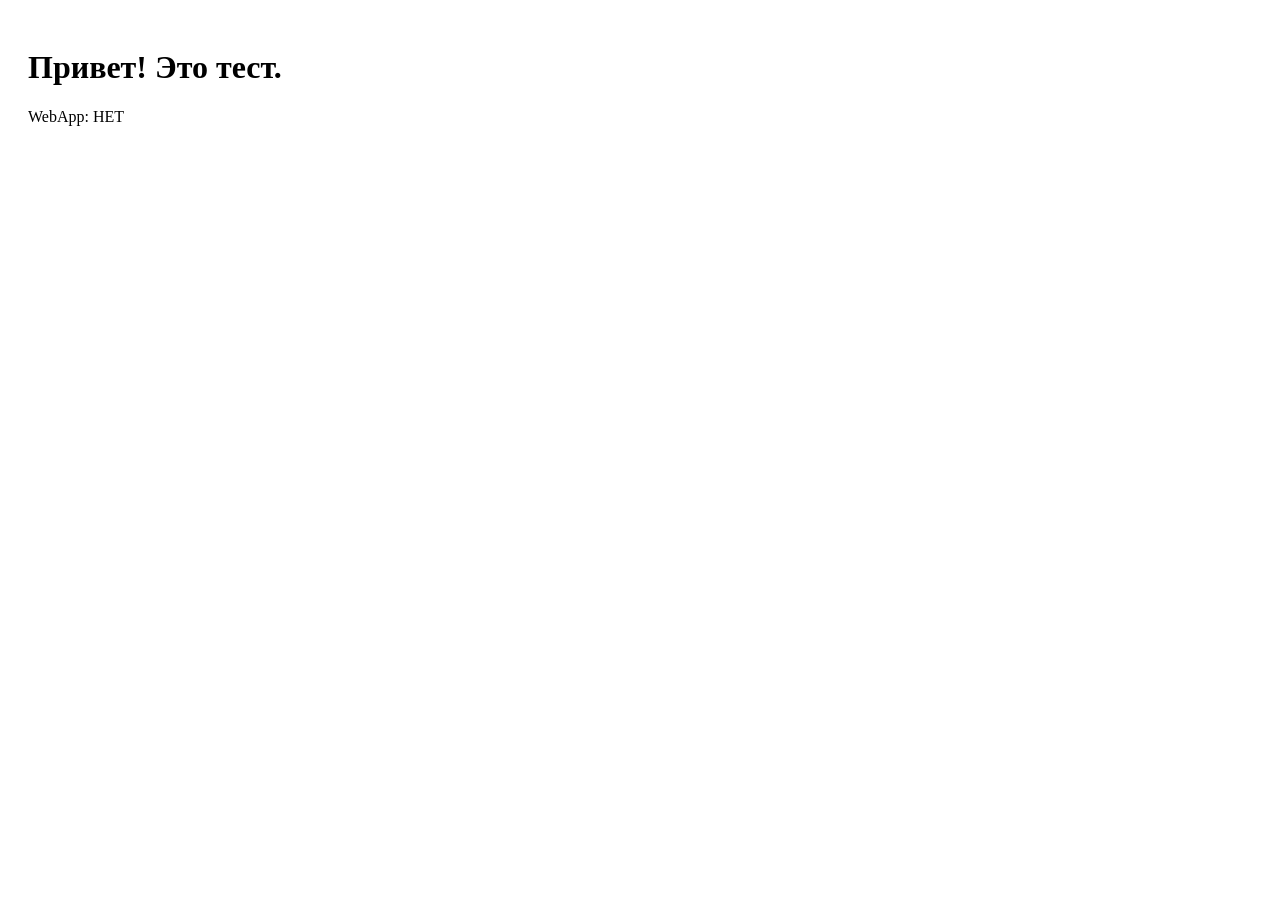
<file: backend/static/test.html>
<!DOCTYPE html>
<html>

<head>
    <meta charset="utf-8">
    <title>Test</title>
</head>

<body style="background:white; color:black; padding:20px;">
    <h1>Привет! Это тест.</h1>
    <script src="https://st.max.ru/js/max-web-app.js"></script>
    <script>
        document.body.insertAdjacentHTML('beforeend', '<p>WebApp: ' + (window.WebApp ? 'ЕСТЬ' : 'НЕТ') + '</p>');
        if (window.WebApp) {
            window.WebApp.ready();
            document.body.insertAdjacentHTML('beforeend', '<p>InitData: ' + (window.WebApp.initData ? 'ЕСТЬ' : 'НЕТ') + '</p>');
        }
    </script>
</body>

</html>
</file>
